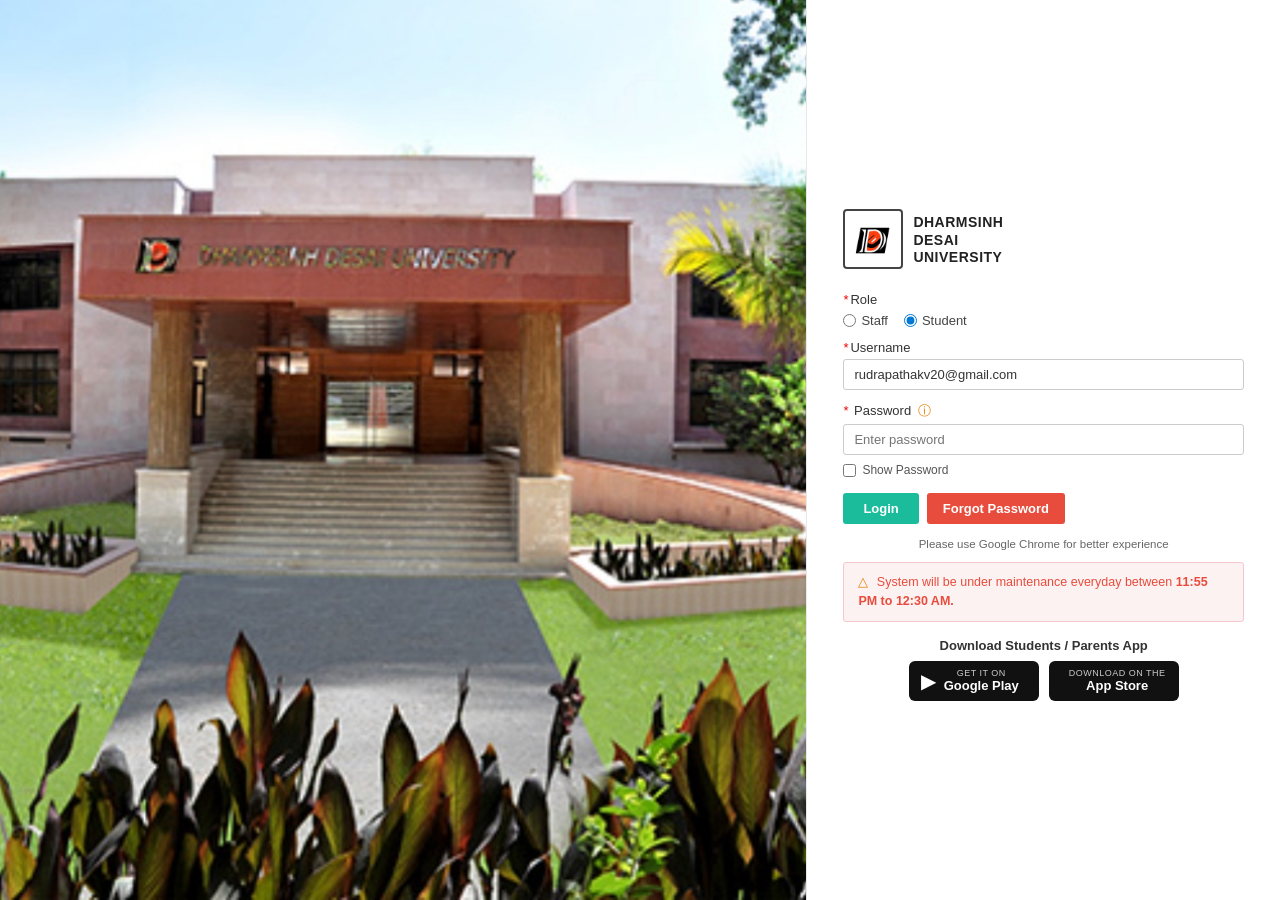
<file: index.html>
<!DOCTYPE html>
<html lang="en">
<head>
  <meta charset="UTF-8" />
  <meta name="viewport" content="width=device-width, initial-scale=1.0" />
  <title>Dharmsinh Desai University | Login</title>
  <meta name="description" content="Login to Dharmsinh Desai University Student Portal - GNUMS" />
  <link rel="stylesheet" href="style.css" />
</head>
<body class="login-body">

  <div class="login-wrapper">
    <!-- Left: University Photo -->
    <div class="login-photo">
      <img src="images/ddu_building.jpg" alt="Dharmsinh Desai University Campus" />
    </div>

    <!-- Right: Login Form Panel -->
    <div class="login-panel">
      <!-- Logo & University Name -->
      <div class="login-logo-row">
        <div class="login-logo-icon">
          <img src="images/ddu_logo.jpg" alt="DDU Logo" class="logo-img" />
        </div>
        <div class="login-university-name">
          <span>DHARMSINH</span>
          <span>DESAI</span>
          <span>UNIVERSITY</span>
        </div>
      </div>

      <!-- Role -->
      <div class="form-group">
        <label class="required-label">Role</label>
        <div class="radio-group">
          <label class="radio-label">
            <input type="radio" name="role" value="staff" id="role-staff" />
            Staff
          </label>
          <label class="radio-label">
            <input type="radio" name="role" value="student" id="role-student" checked />
            Student
          </label>
        </div>
      </div>

      <!-- Username -->
      <div class="form-group">
        <label class="required-label" for="username">Username</label>
        <input type="email" id="username" name="username" class="form-input" value="rudrapathakv20@gmail.com" placeholder="Enter username" />
      </div>

      <!-- Password -->
      <div class="form-group">
        <label class="required-label" for="password">
          Password
          <span class="info-icon" title="Password info">&#9432;</span>
        </label>
        <input type="password" id="password" name="password" class="form-input" placeholder="Enter password" />
        <div class="show-password-row">
          <input type="checkbox" id="show-password" onchange="togglePassword()" />
          <label for="show-password" class="show-password-label">Show Password</label>
        </div>
      </div>

      <!-- Error message (hidden by default) -->
      <div id="login-error" class="login-error" style="display:none;">
        Invalid username or password. Please try again.
      </div>

      <!-- Buttons -->
      <div class="btn-row">
        <button class="btn-login" onclick="doLogin()">Login</button>
        <button class="btn-forgot">Forgot Password</button>
      </div>

      <!-- Chrome Notice -->
      <p class="chrome-notice">Please use Google Chrome for better experience</p>

      <!-- Maintenance Notice -->
      <div class="maintenance-box">
        <span class="warn-icon">&#9651;</span>
        System will be under maintenance everyday between <strong>11:55 PM to 12:30 AM.</strong>
      </div>

      <!-- Download App -->
      <div class="download-section">
        <p class="download-title"><strong>Download Students / Parents App</strong></p>
        <div class="store-badges">
          <a href="#" class="badge-link" id="google-play-badge">
            <div class="store-badge google-play">
              <span class="badge-icon">&#9654;</span>
              <div class="badge-text">
                <span class="badge-sub">GET IT ON</span>
                <span class="badge-main">Google Play</span>
              </div>
            </div>
          </a>
          <a href="#" class="badge-link" id="app-store-badge">
            <div class="store-badge app-store">
              <span class="badge-icon apple-icon"></span>
              <div class="badge-text">
                <span class="badge-sub">Download on the</span>
                <span class="badge-main">App Store</span>
              </div>
            </div>
          </a>
        </div>
      </div>
    </div>
  </div>

  <script>
    function togglePassword() {
      const pwd = document.getElementById('password');
      const cb = document.getElementById('show-password');
      pwd.type = cb.checked ? 'text' : 'password';
    }

    function doLogin() {
      const username = document.getElementById('username').value.trim();
      const password = document.getElementById('password').value.trim();
      const errEl = document.getElementById('login-error');

      if (username === 'rudrapathakv20@gmail.com' && password === 'Rvppathak@9') {
        errEl.style.display = 'none';
        window.location.href = 'dashboard.html';
      } else {
        errEl.style.display = 'block';
      }
    }

    document.addEventListener('keydown', function(e) {
      if (e.key === 'Enter') doLogin();
    });
  </script>
</body>
</html>
</file>
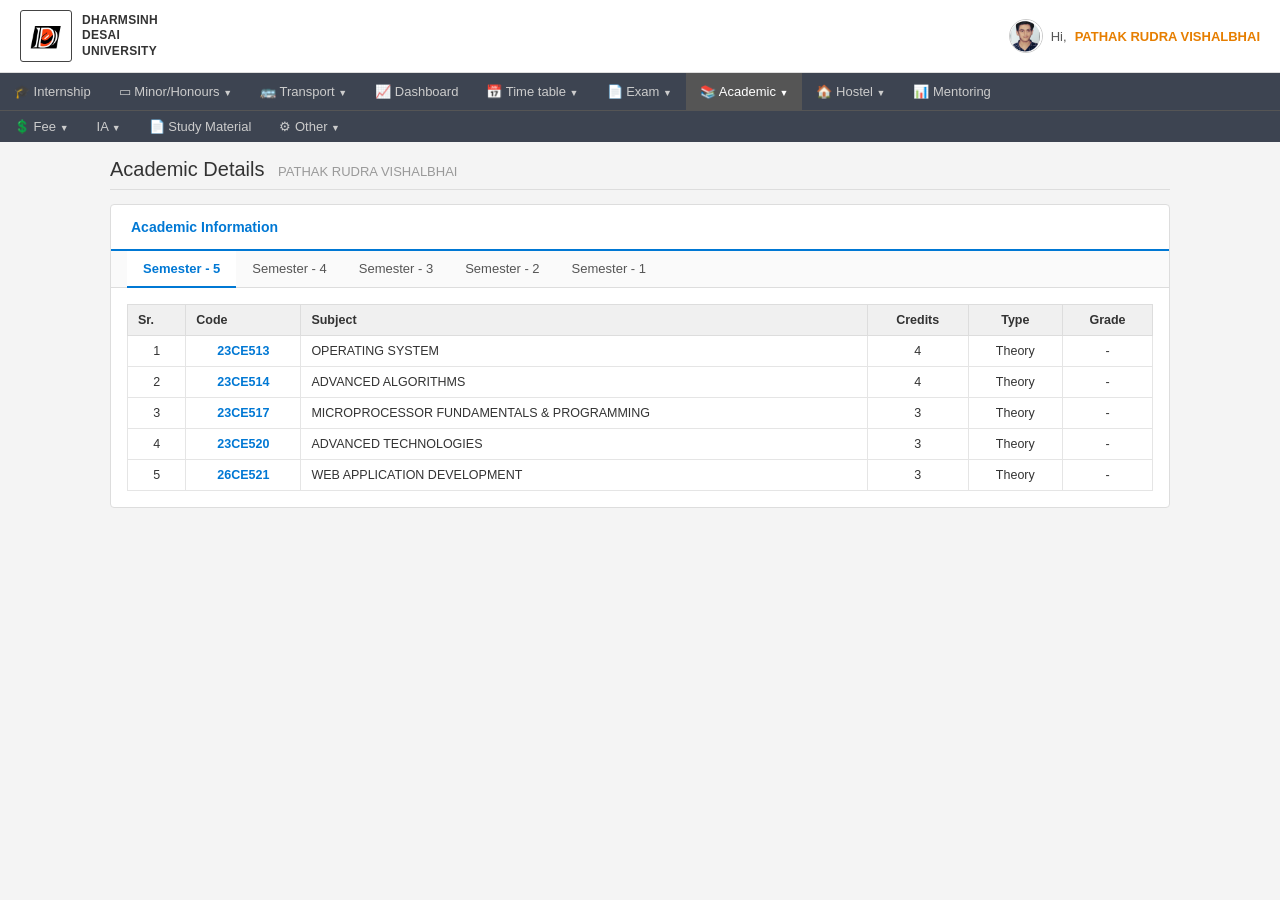
<file: academic.html>
<!DOCTYPE html>
<html lang="en">
<head>
  <meta charset="UTF-8" />
  <meta name="viewport" content="width=device-width, initial-scale=1.0" />
  <title>DDU | Academic Details</title>
  <link rel="stylesheet" href="style.css" />
</head>
<body class="portal-body">
  <div id="nav-container"></div>

  <main class="portal-main">
    <div class="page-title-bar">
      <h1 class="page-title">Academic Details <span class="page-title-sub">PATHAK RUDRA VISHALBHAI</span></h1>
    </div>

    <div class="generic-card">
      <div class="ia-card-header" style="padding:14px 20px;">Academic Information</div>
      <div class="sem-tabs">
        <button class="sem-tab active" onclick="switchSem(this,'ac-sem5')">Semester - 5</button>
        <button class="sem-tab" onclick="switchSem(this,'ac-sem4')">Semester - 4</button>
        <button class="sem-tab" onclick="switchSem(this,'ac-sem3')">Semester - 3</button>
        <button class="sem-tab" onclick="switchSem(this,'ac-sem2')">Semester - 2</button>
        <button class="sem-tab" onclick="switchSem(this,'ac-sem1')">Semester - 1</button>
      </div>

      <div id="ac-sem5" class="sem-content active" style="padding:16px;">
        <table class="marks-table">
          <thead>
            <tr>
              <th style="text-align:left; padding:8px 10px;">Sr.</th>
              <th style="text-align:left; padding:8px 10px;">Code</th>
              <th style="text-align:left; padding:8px 10px;">Subject</th>
              <th style="padding:8px 10px;">Credits</th>
              <th style="padding:8px 10px;">Type</th>
              <th style="padding:8px 10px;">Grade</th>
            </tr>
          </thead>
          <tbody>
            <tr><td>1</td><td><a href="#" class="course-link">23CE513</a></td><td style="text-align:left;">OPERATING SYSTEM</td><td>4</td><td>Theory</td><td>-</td></tr>
            <tr><td>2</td><td><a href="#" class="course-link">23CE514</a></td><td style="text-align:left;">ADVANCED ALGORITHMS</td><td>4</td><td>Theory</td><td>-</td></tr>
            <tr><td>3</td><td><a href="#" class="course-link">23CE517</a></td><td style="text-align:left;">MICROPROCESSOR FUNDAMENTALS &amp; PROGRAMMING</td><td>3</td><td>Theory</td><td>-</td></tr>
            <tr><td>4</td><td><a href="#" class="course-link">23CE520</a></td><td style="text-align:left;">ADVANCED TECHNOLOGIES</td><td>3</td><td>Theory</td><td>-</td></tr>
            <tr><td>5</td><td><a href="#" class="course-link">26CE521</a></td><td style="text-align:left;">WEB APPLICATION DEVELOPMENT</td><td>3</td><td>Theory</td><td>-</td></tr>
          </tbody>
        </table>
      </div>
      <div id="ac-sem4" class="sem-content" style="padding:16px;"><div class="no-notif"><span class="info-circle">&#9432;</span> No academic data for Semester 4.</div></div>
      <div id="ac-sem3" class="sem-content" style="padding:16px;"><div class="no-notif"><span class="info-circle">&#9432;</span> No academic data for Semester 3.</div></div>
      <div id="ac-sem2" class="sem-content" style="padding:16px;"><div class="no-notif"><span class="info-circle">&#9432;</span> No academic data for Semester 2.</div></div>
      <div id="ac-sem1" class="sem-content" style="padding:16px;"><div class="no-notif"><span class="info-circle">&#9432;</span> No academic data for Semester 1.</div></div>
    </div>
  </main>

  <script src="nav.js"></script>
  <script>
    initNav('academic');
    function switchSem(btn, semId) {
      document.querySelectorAll('.sem-tab').forEach(t => t.classList.remove('active'));
      document.querySelectorAll('.sem-content').forEach(t => t.classList.remove('active'));
      btn.classList.add('active');
      document.getElementById(semId).classList.add('active');
    }
  </script>
</body>
</html>
</file>
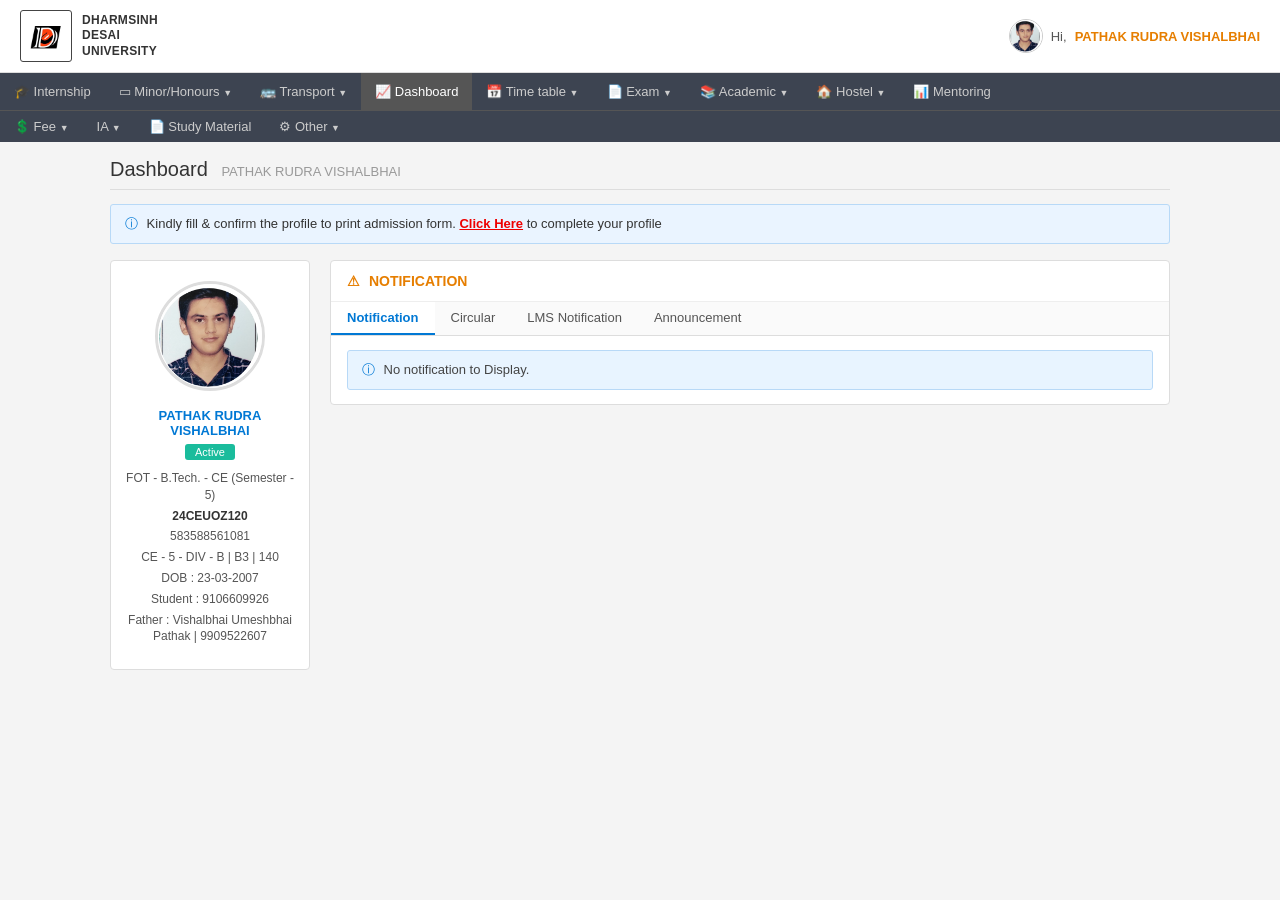
<file: dashboard.html>
<!DOCTYPE html>
<html lang="en">
<head>
  <meta charset="UTF-8" />
  <meta name="viewport" content="width=device-width, initial-scale=1.0" />
  <title>Dharmsinh Desai University | Student Dashboard</title>
  <link rel="stylesheet" href="style.css" />
</head>
<body class="portal-body">
  <div id="nav-container"></div>

  <main class="portal-main">
    <div class="page-title-bar">
      <h1 class="page-title">Dashboard <span class="page-title-sub">PATHAK RUDRA VISHALBHAI</span></h1>
    </div>

    <div class="profile-notice">
      <span class="notice-icon">&#9432;</span>
      Kindly fill &amp; confirm the profile to print admission form.
      <a href="#" class="notice-link">Click Here</a> to complete your profile
    </div>

    <div class="dashboard-grid">
      <div class="student-card">
        <div class="student-photo-wrap">
          <img src="images/student_photo.jpg" alt="Pathak Rudra Vishalbhai" class="student-card-photo" />
        </div>
        <div class="student-info">
          <p class="student-full-name">PATHAK RUDRA VISHALBHAI</p>
          <span class="status-badge active">Active</span>
          <p class="student-detail">FOT - B.Tech. - CE (Semester - 5)</p>
          <p class="student-detail bold">24CEUOZ120</p>
          <p class="student-detail">583588561081</p>
          <p class="student-detail">CE - 5 - DIV - B | B3 | 140</p>
          <p class="student-detail">DOB : 23-03-2007</p>
          <p class="student-detail">Student : 9106609926</p>
          <p class="student-detail">Father : Vishalbhai Umeshbhai Pathak | 9909522607</p>
        </div>
      </div>

      <div class="notification-panel">
        <div class="notification-header"><span class="notif-icon">&#9888;</span> NOTIFICATION</div>
        <div class="notif-tabs">
          <button class="notif-tab active" onclick="switchTab(this,'tab-notification')">Notification</button>
          <button class="notif-tab" onclick="switchTab(this,'tab-circular')">Circular</button>
          <button class="notif-tab" onclick="switchTab(this,'tab-lms')">LMS Notification</button>
          <button class="notif-tab" onclick="switchTab(this,'tab-announcement')">Announcement</button>
        </div>
        <div id="tab-notification" class="notif-tab-content active">
          <div class="no-notif"><span class="info-circle">&#9432;</span> No notification to Display.</div>
        </div>
        <div id="tab-circular" class="notif-tab-content">
          <div class="no-notif"><span class="info-circle">&#9432;</span> No circular to Display.</div>
        </div>
        <div id="tab-lms" class="notif-tab-content">
          <div class="no-notif"><span class="info-circle">&#9432;</span> No LMS notification to Display.</div>
        </div>
        <div id="tab-announcement" class="notif-tab-content">
          <div class="no-notif"><span class="info-circle">&#9432;</span> No announcement to Display.</div>
        </div>
      </div>
    </div>
  </main>

  <script src="nav.js"></script>
  <script>
    initNav('dashboard');
    function switchTab(btn, tabId) {
      document.querySelectorAll('.notif-tab').forEach(t => t.classList.remove('active'));
      document.querySelectorAll('.notif-tab-content').forEach(t => t.classList.remove('active'));
      btn.classList.add('active');
      document.getElementById(tabId).classList.add('active');
    }
  </script>
</body>
</html>
</file>
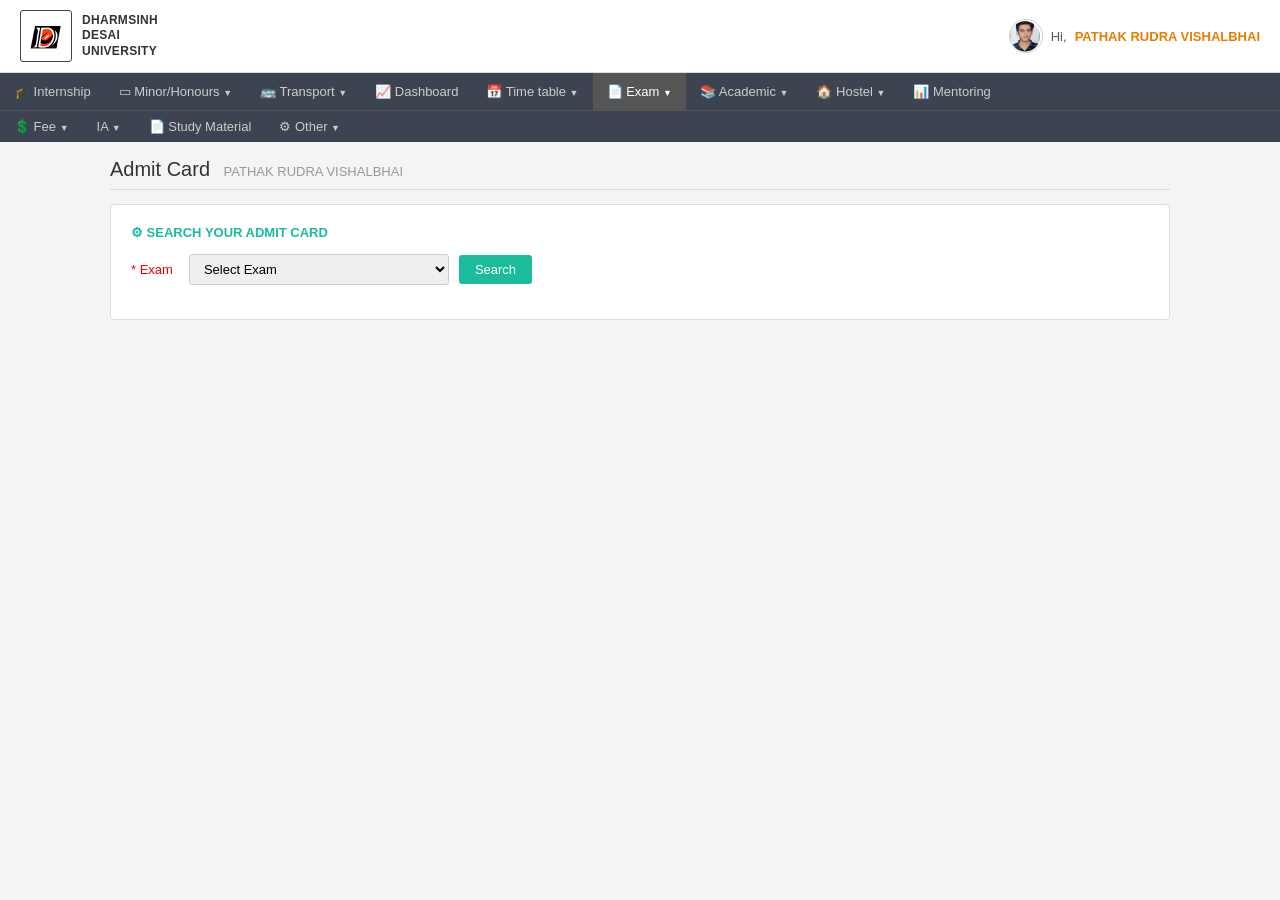
<file: exam.html>
<!DOCTYPE html>
<html lang="en">
<head>
  <meta charset="UTF-8" />
  <meta name="viewport" content="width=device-width, initial-scale=1.0" />
  <title>DDU | Admit Card</title>
  <link rel="stylesheet" href="style.css" />
</head>
<body class="portal-body">
  <div id="nav-container"></div>

  <main class="portal-main">
    <div class="page-title-bar">
      <h1 class="page-title">Admit Card <span class="page-title-sub">PATHAK RUDRA VISHALBHAI</span></h1>
    </div>

    <div class="generic-card">
      <div class="search-card">
        <div class="search-card-title">
          &#9881; SEARCH YOUR ADMIT CARD
        </div>
        <div style="display:flex; align-items:center; gap:10px; margin-bottom:14px;">
          <label>* Exam</label>
          <select id="exam-select">
            <option value="">Select Exam</option>
            <option value="end">End Semester Exam - 2026-27 (Odd)</option>
            <option value="mid">Mid Semester Exam - 2026-27 (Odd)</option>
          </select>
          <button onclick="searchAdmitCard()" style="background:#1abc9c;color:#fff;border:none;padding:7px 16px;border-radius:3px;cursor:pointer;font-size:13px;">Search</button>
        </div>
        <div id="admit-result" style="display:none;">
          <div class="no-record-box">
            <span class="no-record-icon">&#10060;</span> Admit Card not available for selected exam. Please contact the exam cell.
          </div>
        </div>
      </div>
    </div>
  </main>

  <script src="nav.js"></script>
  <script>
    initNav('exam');
    function searchAdmitCard() {
      const sel = document.getElementById('exam-select').value;
      const res = document.getElementById('admit-result');
      if (sel) {
        res.style.display = 'block';
      } else {
        alert('Please select an exam first.');
      }
    }
  </script>
</body>
</html>
</file>
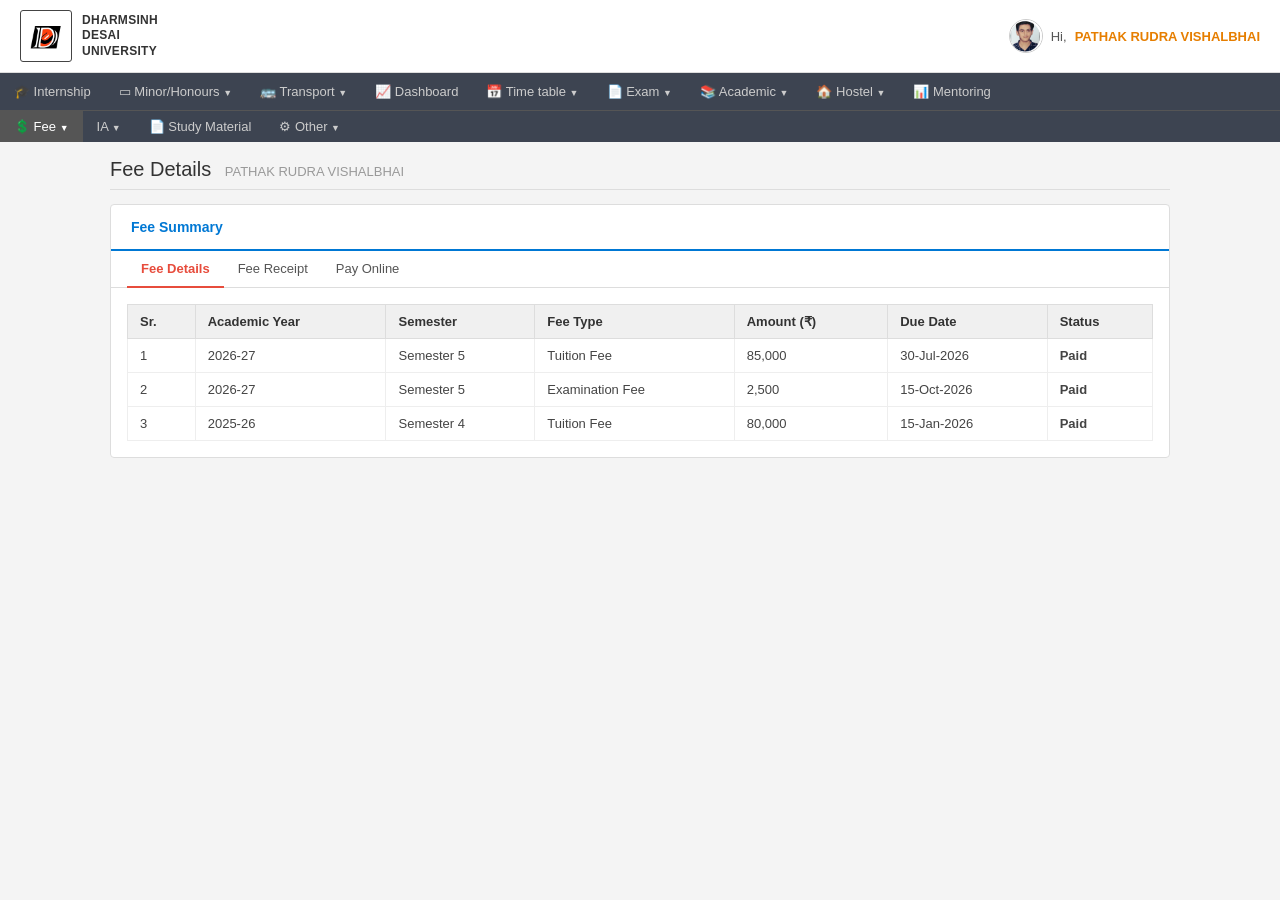
<file: fee.html>
<!DOCTYPE html>
<html lang="en">
<head>
  <meta charset="UTF-8" />
  <meta name="viewport" content="width=device-width, initial-scale=1.0" />
  <title>DDU | Fee Details</title>
  <link rel="stylesheet" href="style.css" />
</head>
<body class="portal-body">
  <div id="nav-container"></div>

  <main class="portal-main">
    <div class="page-title-bar">
      <h1 class="page-title">Fee Details <span class="page-title-sub">PATHAK RUDRA VISHALBHAI</span></h1>
    </div>

    <div class="generic-card">
      <div class="ia-card-header" style="padding:14px 20px;">Fee Summary</div>
      <div class="inner-tabs">
        <button class="inner-tab active" onclick="switchInnerTab(this,'fee-details')">Fee Details</button>
        <button class="inner-tab" onclick="switchInnerTab(this,'fee-receipt')">Fee Receipt</button>
        <button class="inner-tab" onclick="switchInnerTab(this,'fee-pay')">Pay Online</button>
      </div>
      <div id="fee-details" class="inner-tab-content active">
        <table class="fee-table">
          <thead>
            <tr>
              <th>Sr.</th>
              <th>Academic Year</th>
              <th>Semester</th>
              <th>Fee Type</th>
              <th>Amount (₹)</th>
              <th>Due Date</th>
              <th>Status</th>
            </tr>
          </thead>
          <tbody>
            <tr>
              <td>1</td>
              <td>2026-27</td>
              <td>Semester 5</td>
              <td>Tuition Fee</td>
              <td>85,000</td>
              <td>30-Jul-2026</td>
              <td class="fee-status-paid">Paid</td>
            </tr>
            <tr>
              <td>2</td>
              <td>2026-27</td>
              <td>Semester 5</td>
              <td>Examination Fee</td>
              <td>2,500</td>
              <td>15-Oct-2026</td>
              <td class="fee-status-paid">Paid</td>
            </tr>
            <tr>
              <td>3</td>
              <td>2025-26</td>
              <td>Semester 4</td>
              <td>Tuition Fee</td>
              <td>80,000</td>
              <td>15-Jan-2026</td>
              <td class="fee-status-paid">Paid</td>
            </tr>
          </tbody>
        </table>
      </div>
      <div id="fee-receipt" class="inner-tab-content">
        <div class="no-record-box"><span class="no-record-icon">&#10060;</span> No receipts available for download.</div>
      </div>
      <div id="fee-pay" class="inner-tab-content">
        <div class="note-box"><strong>Note :</strong> All dues have been cleared. No pending payments.</div>
      </div>
    </div>
  </main>

  <script src="nav.js"></script>
  <script>
    initNav('fee');
    function switchInnerTab(btn, tabId) {
      document.querySelectorAll('.inner-tab').forEach(t => t.classList.remove('active'));
      document.querySelectorAll('.inner-tab-content').forEach(t => t.classList.remove('active'));
      btn.classList.add('active');
      document.getElementById(tabId).classList.add('active');
    }
  </script>
</body>
</html>
</file>
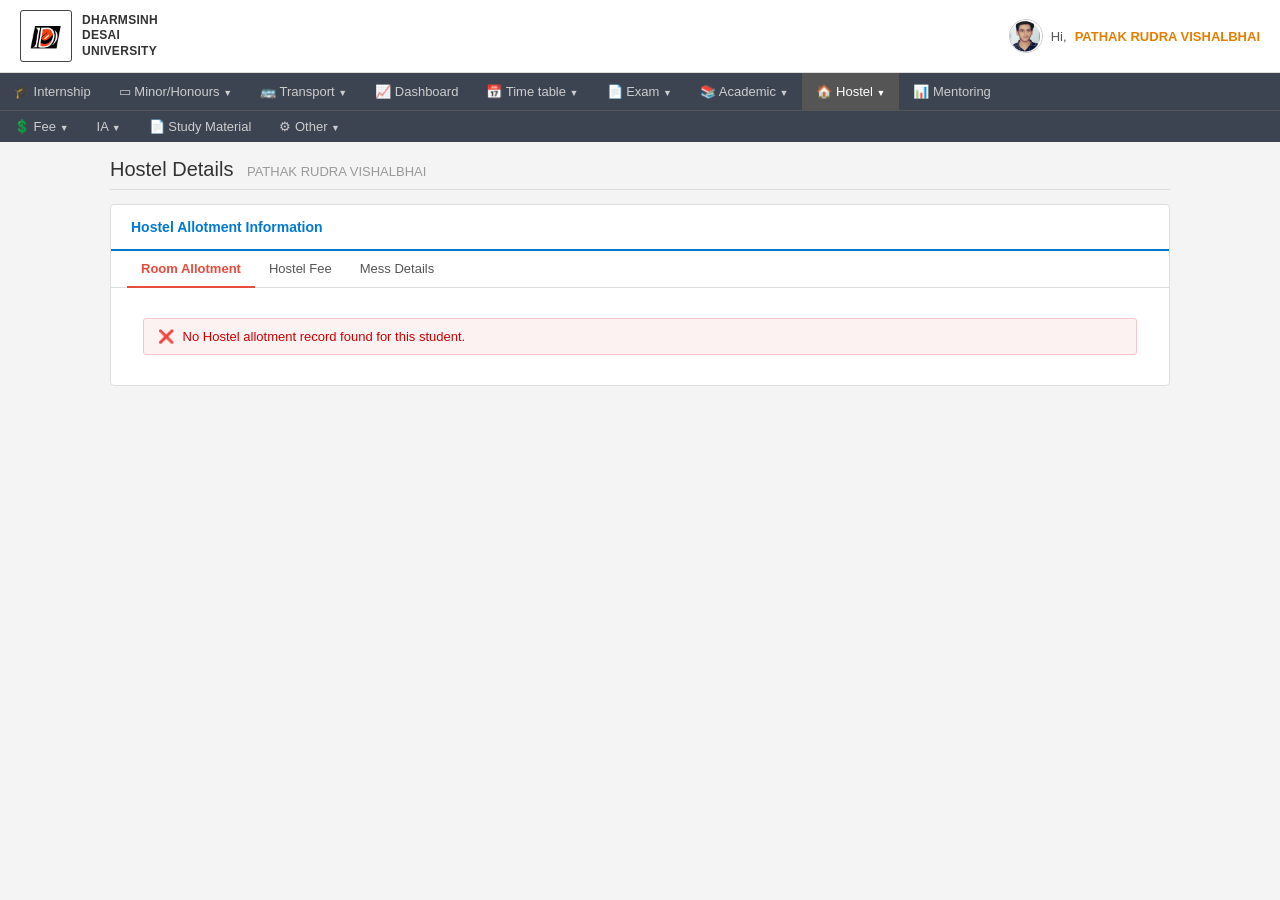
<file: hostel.html>
<!DOCTYPE html>
<html lang="en">
<head>
  <meta charset="UTF-8" />
  <meta name="viewport" content="width=device-width, initial-scale=1.0" />
  <title>DDU | Hostel Details</title>
  <link rel="stylesheet" href="style.css" />
</head>
<body class="portal-body">
  <div id="nav-container"></div>

  <main class="portal-main">
    <div class="page-title-bar">
      <h1 class="page-title">Hostel Details <span class="page-title-sub">PATHAK RUDRA VISHALBHAI</span></h1>
    </div>

    <div class="generic-card">
      <div class="ia-card-header" style="padding:14px 20px;">Hostel Allotment Information</div>
      <div class="inner-tabs">
        <button class="inner-tab active" onclick="switchInnerTab(this,'h-allotment')">Room Allotment</button>
        <button class="inner-tab" onclick="switchInnerTab(this,'h-fee')">Hostel Fee</button>
        <button class="inner-tab" onclick="switchInnerTab(this,'h-mess')">Mess Details</button>
      </div>
      <div id="h-allotment" class="inner-tab-content active">
        <div class="no-record-box">
          <span class="no-record-icon">&#10060;</span> No Hostel allotment record found for this student.
        </div>
      </div>
      <div id="h-fee" class="inner-tab-content">
        <div class="no-record-box">
          <span class="no-record-icon">&#10060;</span> No Hostel fee records found.
        </div>
      </div>
      <div id="h-mess" class="inner-tab-content">
        <div class="no-record-box">
          <span class="no-record-icon">&#10060;</span> No Mess detail records found.
        </div>
      </div>
    </div>
  </main>

  <script src="nav.js"></script>
  <script>
    initNav('hostel');
    function switchInnerTab(btn, tabId) {
      document.querySelectorAll('.inner-tab').forEach(t => t.classList.remove('active'));
      document.querySelectorAll('.inner-tab-content').forEach(t => t.classList.remove('active'));
      btn.classList.add('active');
      document.getElementById(tabId).classList.add('active');
    }
  </script>
</body>
</html>
</file>
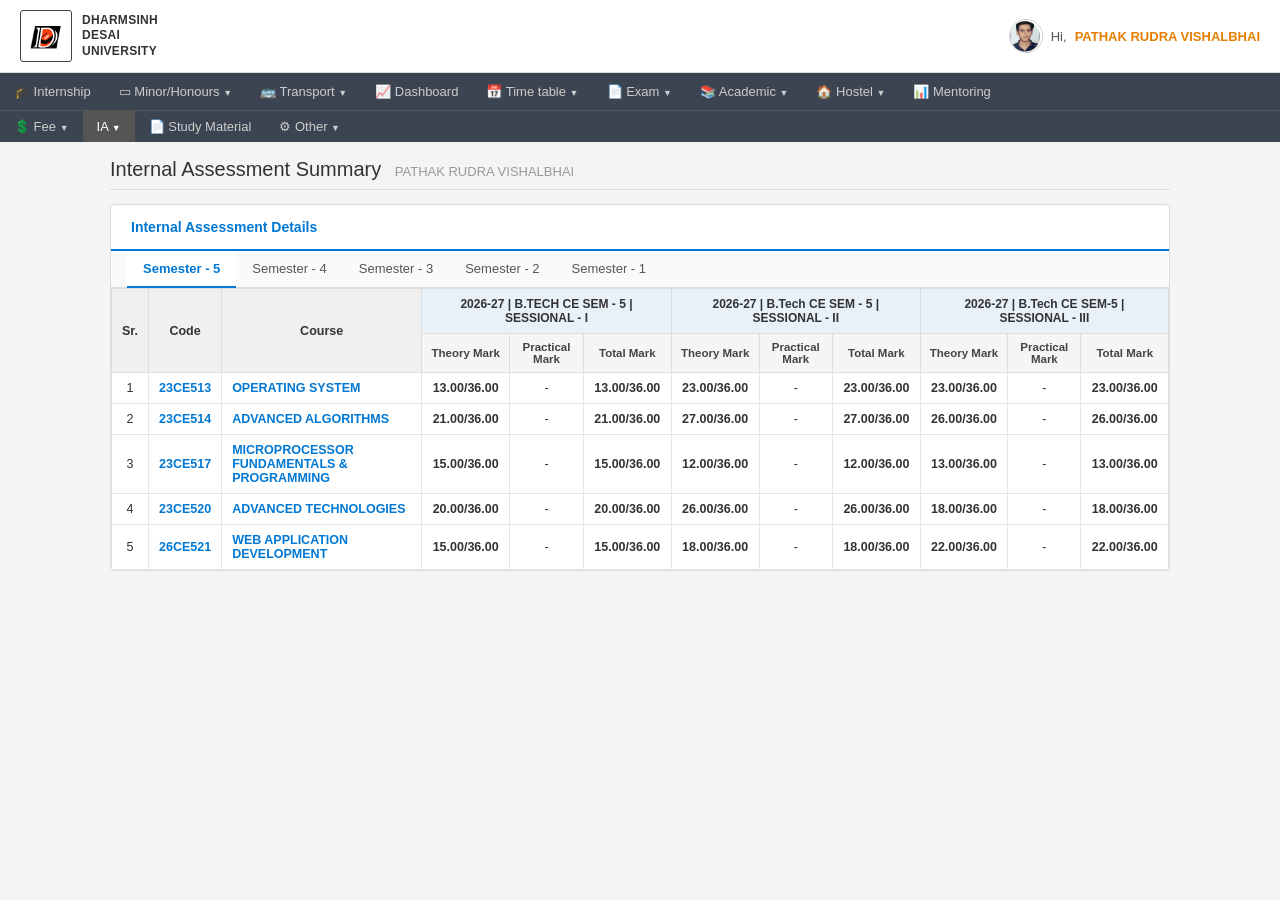
<file: ia-marks.html>
<!DOCTYPE html>
<html lang="en">
<head>
  <meta charset="UTF-8" />
  <meta name="viewport" content="width=device-width, initial-scale=1.0" />
  <title>DDU | Internal Assessment Marks</title>
  <link rel="stylesheet" href="style.css" />
</head>
<body class="portal-body">
  <div id="nav-container"></div>

  <main class="portal-main">
    <div class="page-title-bar">
      <h1 class="page-title">Internal Assessment Summary <span class="page-title-sub">PATHAK RUDRA VISHALBHAI</span></h1>
    </div>

    <div class="ia-card">
      <div class="ia-card-header">Internal Assessment Details</div>
      <div class="sem-tabs">
        <button class="sem-tab active" onclick="switchSem(this,'sem5')">Semester - 5</button>
        <button class="sem-tab" onclick="switchSem(this,'sem4')">Semester - 4</button>
        <button class="sem-tab" onclick="switchSem(this,'sem3')">Semester - 3</button>
        <button class="sem-tab" onclick="switchSem(this,'sem2')">Semester - 2</button>
        <button class="sem-tab" onclick="switchSem(this,'sem1')">Semester - 1</button>
      </div>

      <div id="sem5" class="sem-content active">
        <div class="marks-table-wrap">
          <table class="marks-table">
            <thead>
              <tr>
                <th rowspan="2" class="th-sr">Sr.</th>
                <th rowspan="2" class="th-code">Code</th>
                <th rowspan="2" class="th-course">Course</th>
                <th colspan="3" class="th-sessional">2026-27 | B.TECH CE SEM - 5 | SESSIONAL - I</th>
                <th colspan="3" class="th-sessional">2026-27 | B.Tech CE SEM - 5 | SESSIONAL - II</th>
                <th colspan="3" class="th-sessional">2026-27 | B.Tech CE SEM-5 | SESSIONAL - III</th>
              </tr>
              <tr>
                <th class="th-mark">Theory Mark</th><th class="th-mark">Practical Mark</th><th class="th-mark">Total Mark</th>
                <th class="th-mark">Theory Mark</th><th class="th-mark">Practical Mark</th><th class="th-mark">Total Mark</th>
                <th class="th-mark">Theory Mark</th><th class="th-mark">Practical Mark</th><th class="th-mark">Total Mark</th>
              </tr>
            </thead>
            <tbody>
              <tr>
                <td>1</td><td><a href="#" class="course-link">23CE513</a></td>
                <td class="course-name"><a href="#" class="course-link">OPERATING SYSTEM</a></td>
                <td class="mark-cell">13.00/36.00</td><td class="mark-cell dash">-</td><td class="mark-cell">13.00/36.00</td>
                <td class="mark-cell">23.00/36.00</td><td class="mark-cell dash">-</td><td class="mark-cell">23.00/36.00</td>
                <td class="mark-cell">23.00/36.00</td><td class="mark-cell dash">-</td><td class="mark-cell">23.00/36.00</td>
              </tr>
              <tr>
                <td>2</td><td><a href="#" class="course-link">23CE514</a></td>
                <td class="course-name"><a href="#" class="course-link">ADVANCED ALGORITHMS</a></td>
                <td class="mark-cell">21.00/36.00</td><td class="mark-cell dash">-</td><td class="mark-cell">21.00/36.00</td>
                <td class="mark-cell">27.00/36.00</td><td class="mark-cell dash">-</td><td class="mark-cell">27.00/36.00</td>
                <td class="mark-cell">26.00/36.00</td><td class="mark-cell dash">-</td><td class="mark-cell">26.00/36.00</td>
              </tr>
              <tr>
                <td>3</td><td><a href="#" class="course-link">23CE517</a></td>
                <td class="course-name"><a href="#" class="course-link">MICROPROCESSOR FUNDAMENTALS &amp; PROGRAMMING</a></td>
                <td class="mark-cell">15.00/36.00</td><td class="mark-cell dash">-</td><td class="mark-cell">15.00/36.00</td>
                <td class="mark-cell">12.00/36.00</td><td class="mark-cell dash">-</td><td class="mark-cell">12.00/36.00</td>
                <td class="mark-cell">13.00/36.00</td><td class="mark-cell dash">-</td><td class="mark-cell">13.00/36.00</td>
              </tr>
              <tr>
                <td>4</td><td><a href="#" class="course-link">23CE520</a></td>
                <td class="course-name"><a href="#" class="course-link">ADVANCED TECHNOLOGIES</a></td>
                <td class="mark-cell">20.00/36.00</td><td class="mark-cell dash">-</td><td class="mark-cell">20.00/36.00</td>
                <td class="mark-cell">26.00/36.00</td><td class="mark-cell dash">-</td><td class="mark-cell">26.00/36.00</td>
                <td class="mark-cell">18.00/36.00</td><td class="mark-cell dash">-</td><td class="mark-cell">18.00/36.00</td>
              </tr>
              <tr>
                <td>5</td><td><a href="#" class="course-link">26CE521</a></td>
                <td class="course-name"><a href="#" class="course-link">WEB APPLICATION DEVELOPMENT</a></td>
                <td class="mark-cell">15.00/36.00</td><td class="mark-cell dash">-</td><td class="mark-cell">15.00/36.00</td>
                <td class="mark-cell">18.00/36.00</td><td class="mark-cell dash">-</td><td class="mark-cell">18.00/36.00</td>
                <td class="mark-cell">22.00/36.00</td><td class="mark-cell dash">-</td><td class="mark-cell">22.00/36.00</td>
              </tr>
            </tbody>
          </table>
        </div>
      </div>
      <div id="sem4" class="sem-content"><div class="no-notif" style="padding:30px;"><span class="info-circle">&#9432;</span> No data available for Semester 4.</div></div>
      <div id="sem3" class="sem-content"><div class="no-notif" style="padding:30px;"><span class="info-circle">&#9432;</span> No data available for Semester 3.</div></div>
      <div id="sem2" class="sem-content"><div class="no-notif" style="padding:30px;"><span class="info-circle">&#9432;</span> No data available for Semester 2.</div></div>
      <div id="sem1" class="sem-content"><div class="no-notif" style="padding:30px;"><span class="info-circle">&#9432;</span> No data available for Semester 1.</div></div>
    </div>
  </main>

  <script src="nav.js"></script>
  <script>
    initNav('ia');
    function switchSem(btn, semId) {
      document.querySelectorAll('.sem-tab').forEach(t => t.classList.remove('active'));
      document.querySelectorAll('.sem-content').forEach(t => t.classList.remove('active'));
      btn.classList.add('active');
      document.getElementById(semId).classList.add('active');
    }
  </script>
</body>
</html>
</file>
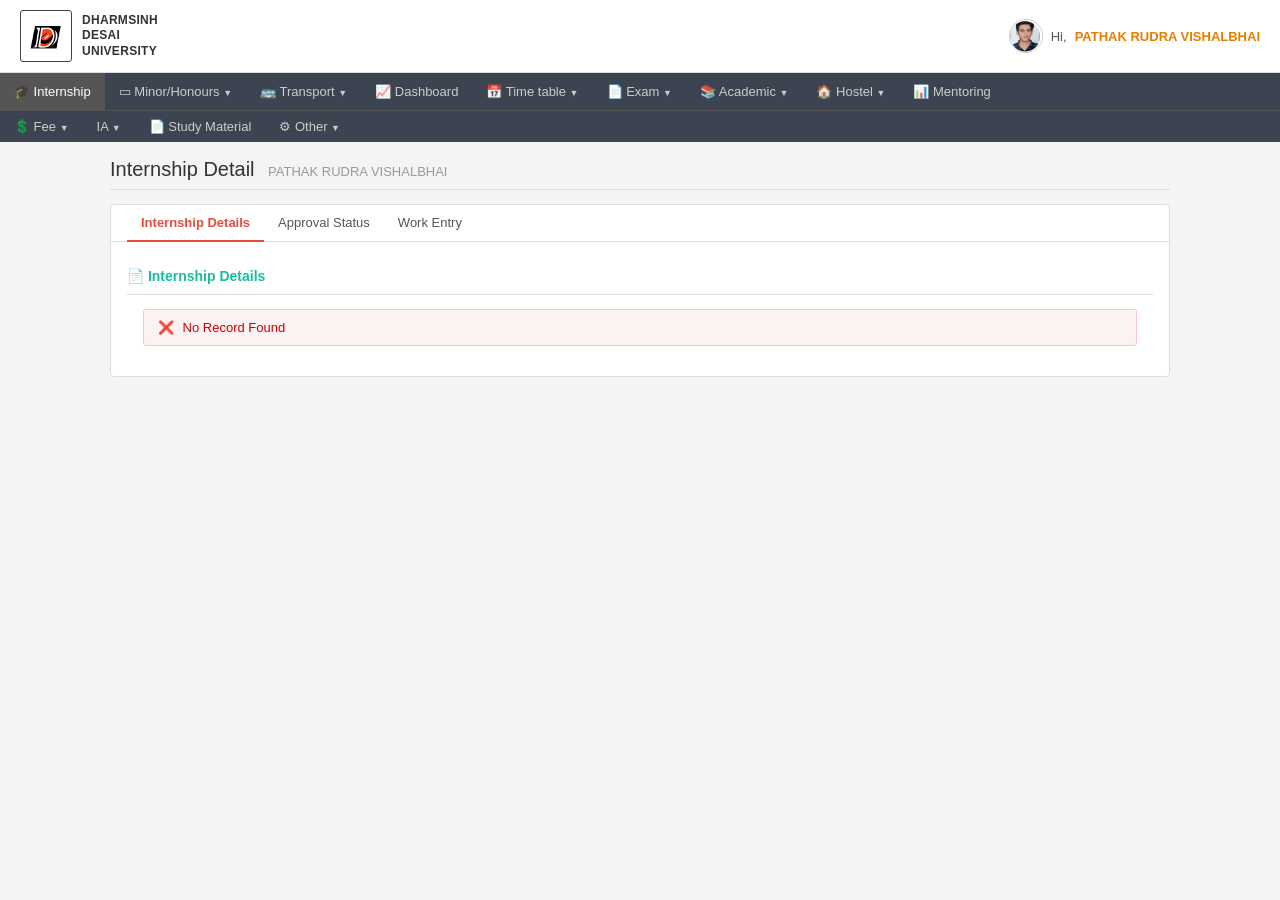
<file: internship.html>
<!DOCTYPE html>
<html lang="en">
<head>
  <meta charset="UTF-8" />
  <meta name="viewport" content="width=device-width, initial-scale=1.0" />
  <title>DDU | Internship Detail</title>
  <link rel="stylesheet" href="style.css" />
</head>
<body class="portal-body">
  <div id="nav-container"></div>

  <main class="portal-main">
    <div class="page-title-bar">
      <h1 class="page-title">Internship Detail <span class="page-title-sub">PATHAK RUDRA VISHALBHAI</span></h1>
    </div>

    <div class="generic-card">
      <div class="inner-tabs">
        <button class="inner-tab active" onclick="switchInnerTab(this,'t-details')">Internship Details</button>
        <button class="inner-tab" onclick="switchInnerTab(this,'t-approval')">Approval Status</button>
        <button class="inner-tab" onclick="switchInnerTab(this,'t-work')">Work Entry</button>
      </div>
      <div id="t-details" class="inner-tab-content active">
        <div class="generic-card-header" style="padding:10px 0; margin-bottom:10px;">&#128196; Internship Details</div>
        <div class="no-record-box">
          <span class="no-record-icon">&#10060;</span> No Record Found
        </div>
      </div>
      <div id="t-approval" class="inner-tab-content">
        <div class="no-record-box">
          <span class="no-record-icon">&#10060;</span> No Approval records found.
        </div>
      </div>
      <div id="t-work" class="inner-tab-content">
        <div class="no-record-box">
          <span class="no-record-icon">&#10060;</span> No Work Entry records found.
        </div>
      </div>
    </div>
  </main>

  <script src="nav.js"></script>
  <script>
    initNav('internship');
    function switchInnerTab(btn, tabId) {
      document.querySelectorAll('.inner-tab').forEach(t => t.classList.remove('active'));
      document.querySelectorAll('.inner-tab-content').forEach(t => t.classList.remove('active'));
      btn.classList.add('active');
      document.getElementById(tabId).classList.add('active');
    }
  </script>
</body>
</html>
</file>
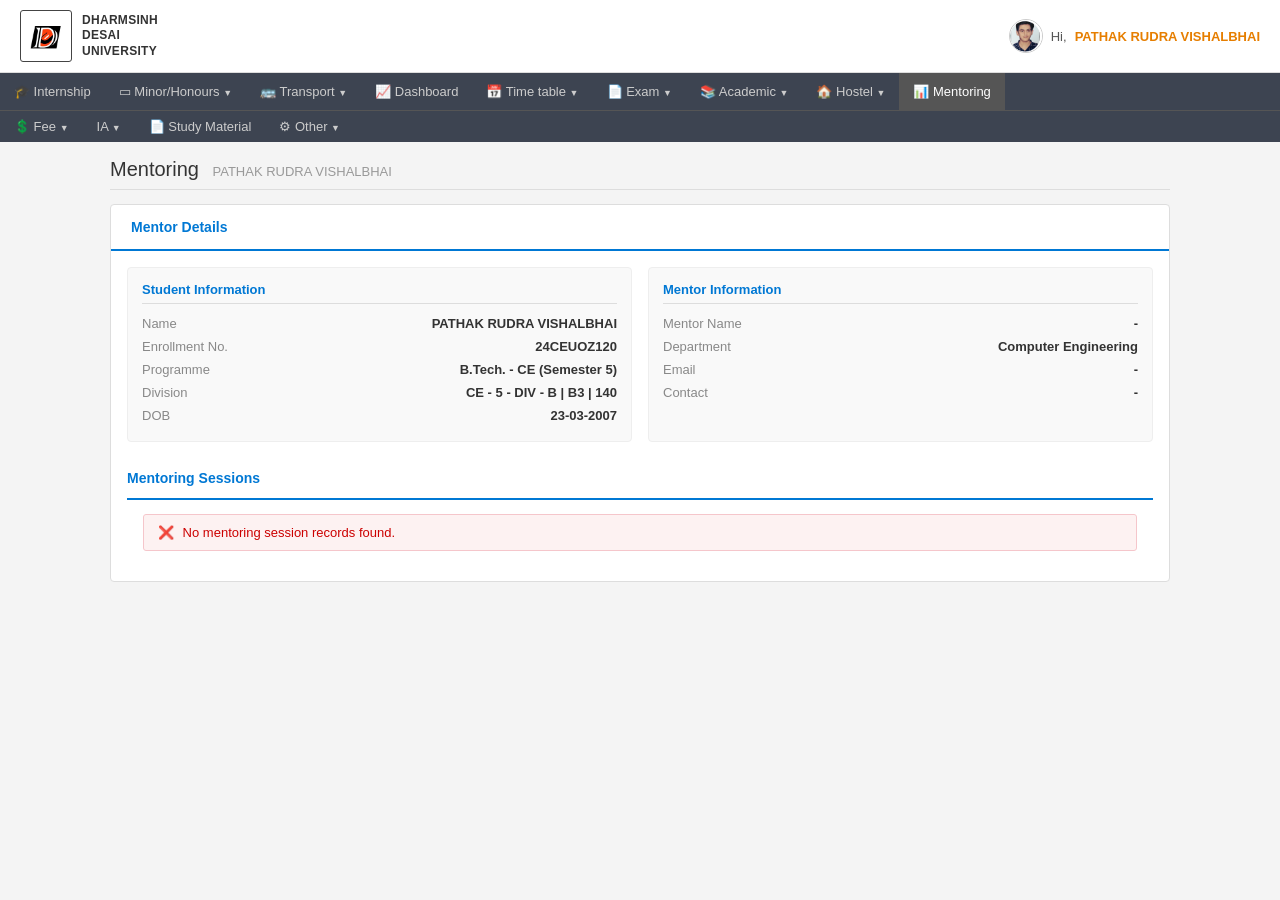
<file: mentoring.html>
<!DOCTYPE html>
<html lang="en">
<head>
  <meta charset="UTF-8" />
  <meta name="viewport" content="width=device-width, initial-scale=1.0" />
  <title>DDU | Mentoring</title>
  <link rel="stylesheet" href="style.css" />
</head>
<body class="portal-body">
  <div id="nav-container"></div>

  <main class="portal-main">
    <div class="page-title-bar">
      <h1 class="page-title">Mentoring <span class="page-title-sub">PATHAK RUDRA VISHALBHAI</span></h1>
    </div>

    <div class="generic-card">
      <div class="ia-card-header" style="padding:14px 20px;">Mentor Details</div>
      <div class="mentor-info-grid">
        <div class="mentor-box">
          <h4>Student Information</h4>
          <div class="mentor-row"><span class="mentor-label">Name</span><span class="mentor-val">PATHAK RUDRA VISHALBHAI</span></div>
          <div class="mentor-row"><span class="mentor-label">Enrollment No.</span><span class="mentor-val">24CEUOZ120</span></div>
          <div class="mentor-row"><span class="mentor-label">Programme</span><span class="mentor-val">B.Tech. - CE (Semester 5)</span></div>
          <div class="mentor-row"><span class="mentor-label">Division</span><span class="mentor-val">CE - 5 - DIV - B | B3 | 140</span></div>
          <div class="mentor-row"><span class="mentor-label">DOB</span><span class="mentor-val">23-03-2007</span></div>
        </div>
        <div class="mentor-box">
          <h4>Mentor Information</h4>
          <div class="mentor-row"><span class="mentor-label">Mentor Name</span><span class="mentor-val">-</span></div>
          <div class="mentor-row"><span class="mentor-label">Department</span><span class="mentor-val">Computer Engineering</span></div>
          <div class="mentor-row"><span class="mentor-label">Email</span><span class="mentor-val">-</span></div>
          <div class="mentor-row"><span class="mentor-label">Contact</span><span class="mentor-val">-</span></div>
        </div>
      </div>
      <div style="padding: 0 16px 16px;">
        <div class="ia-card-header" style="padding:12px 0; margin-bottom:10px;">Mentoring Sessions</div>
        <div class="no-record-box">
          <span class="no-record-icon">&#10060;</span> No mentoring session records found.
        </div>
      </div>
    </div>
  </main>

  <script src="nav.js"></script>
  <script>initNav('mentoring');</script>
</body>
</html>
</file>
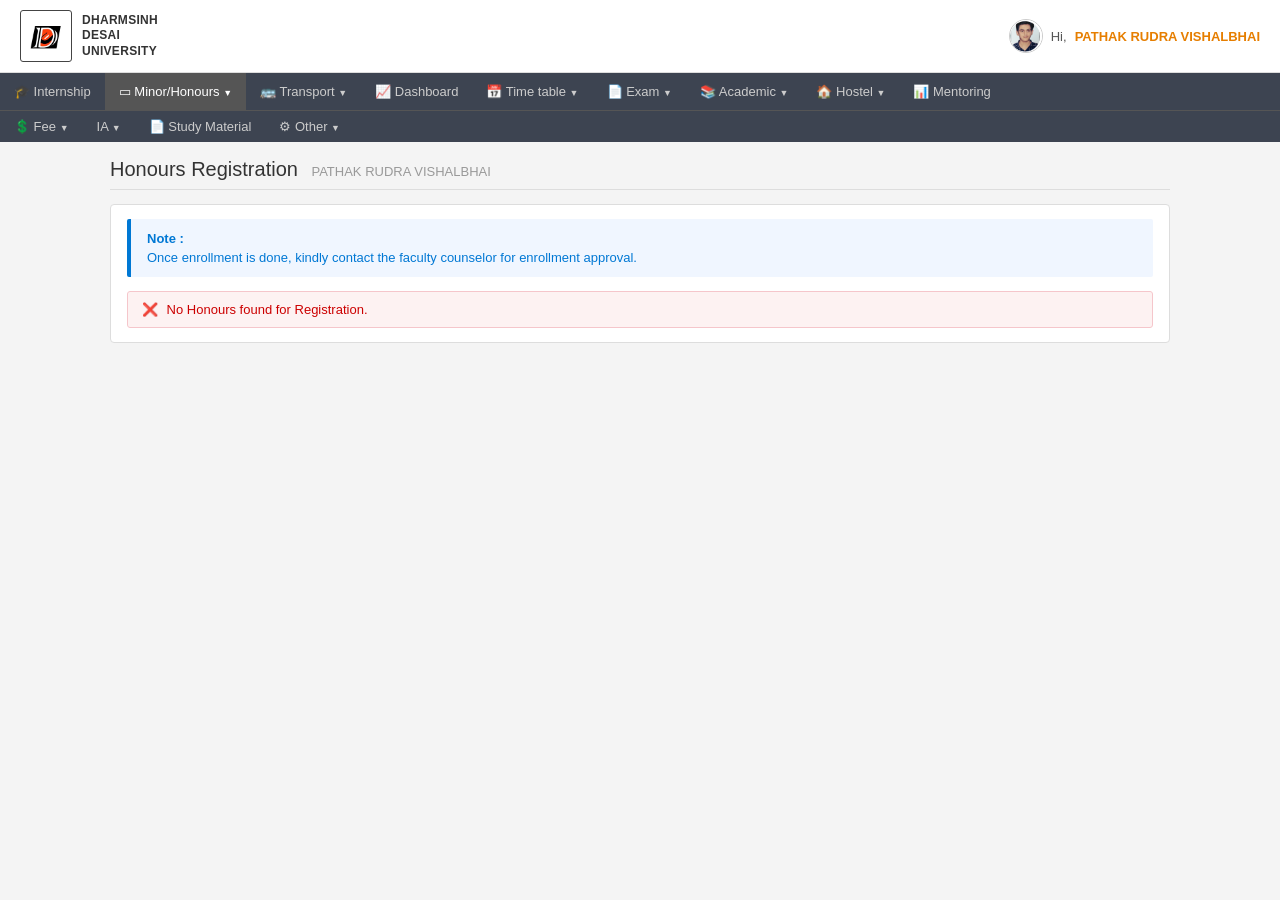
<file: minor-honours.html>
<!DOCTYPE html>
<html lang="en">
<head>
  <meta charset="UTF-8" />
  <meta name="viewport" content="width=device-width, initial-scale=1.0" />
  <title>DDU | Honours Registration</title>
  <link rel="stylesheet" href="style.css" />
</head>
<body class="portal-body">
  <div id="nav-container"></div>

  <main class="portal-main">
    <div class="page-title-bar">
      <h1 class="page-title">Honours Registration <span class="page-title-sub">PATHAK RUDRA VISHALBHAI</span></h1>
    </div>

    <div class="generic-card">
      <div class="note-box">
        <strong>Note :</strong>
        Once enrollment is done, kindly contact the faculty counselor for enrollment approval.
      </div>
      <div class="no-record-box" style="margin-top:14px;">
        <span class="no-record-icon">&#10060;</span> No Honours found for Registration.
      </div>
    </div>
  </main>

  <script src="nav.js"></script>
  <script>initNav('minor');</script>
</body>
</html>
</file>
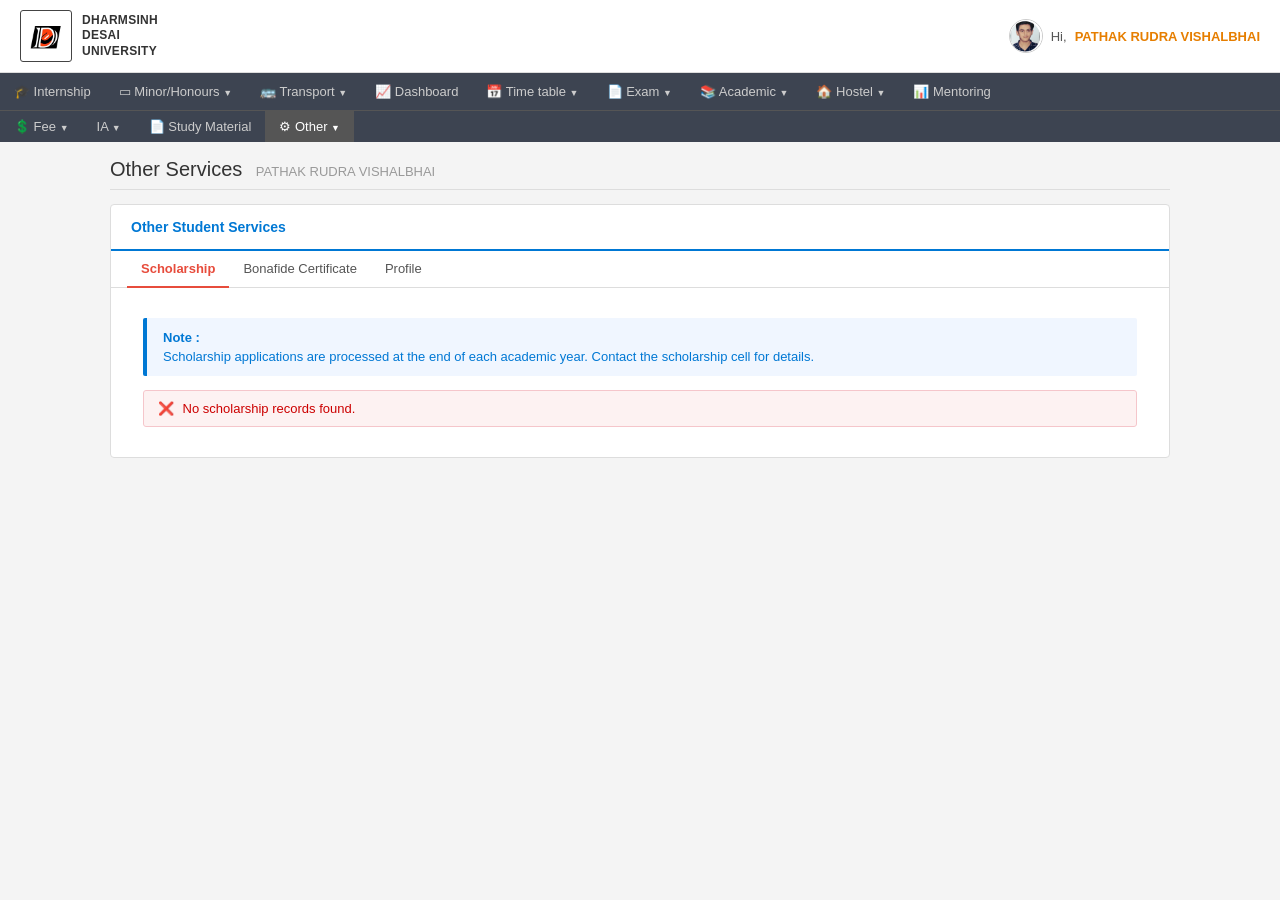
<file: other.html>
<!DOCTYPE html>
<html lang="en">
<head>
  <meta charset="UTF-8" />
  <meta name="viewport" content="width=device-width, initial-scale=1.0" />
  <title>DDU | Other</title>
  <link rel="stylesheet" href="style.css" />
</head>
<body class="portal-body">
  <div id="nav-container"></div>

  <main class="portal-main">
    <div class="page-title-bar">
      <h1 class="page-title">Other Services <span class="page-title-sub">PATHAK RUDRA VISHALBHAI</span></h1>
    </div>

    <div class="generic-card">
      <div class="ia-card-header" style="padding:14px 20px;">Other Student Services</div>
      <div class="inner-tabs">
        <button class="inner-tab active" onclick="switchInnerTab(this,'oth-scholarship')">Scholarship</button>
        <button class="inner-tab" onclick="switchInnerTab(this,'oth-bonafide')">Bonafide Certificate</button>
        <button class="inner-tab" onclick="switchInnerTab(this,'oth-profile')">Profile</button>
      </div>
      <div id="oth-scholarship" class="inner-tab-content active">
        <div class="note-box" style="margin-bottom:10px;">
          <strong>Note :</strong>
          Scholarship applications are processed at the end of each academic year. Contact the scholarship cell for details.
        </div>
        <div class="no-record-box">
          <span class="no-record-icon">&#10060;</span> No scholarship records found.
        </div>
      </div>
      <div id="oth-bonafide" class="inner-tab-content">
        <div style="padding:10px 0;">
          <p style="font-size:13px;margin-bottom:12px;color:#555;">Request a Bonafide Certificate for official purposes.</p>
          <button style="background:#0078d4;color:#fff;border:none;padding:8px 18px;border-radius:3px;cursor:pointer;font-size:13px;" onclick="alert('Certificate request submitted successfully!')">Request Certificate</button>
        </div>
      </div>
      <div id="oth-profile" class="inner-tab-content">
        <table class="fee-table">
          <tbody>
            <tr><th>Full Name</th><td>PATHAK RUDRA VISHALBHAI</td></tr>
            <tr><th>Enrollment No.</th><td>24CEUOZ120</td></tr>
            <tr><th>Programme</th><td>FOT - B.Tech. - CE (Semester 5)</td></tr>
            <tr><th>Date of Birth</th><td>23-03-2007</td></tr>
            <tr><th>Student Mobile</th><td>9106609926</td></tr>
            <tr><th>Father's Name</th><td>Vishalbhai Umeshbhai Pathak</td></tr>
            <tr><th>Father's Mobile</th><td>9909522607</td></tr>
            <tr><th>Email</th><td>rudrapathakv20@gmail.com</td></tr>
            <tr><th>Division</th><td>CE - 5 - DIV - B | B3 | 140</td></tr>
          </tbody>
        </table>
      </div>
    </div>
  </main>

  <script src="nav.js"></script>
  <script>
    initNav('other');
    function switchInnerTab(btn, tabId) {
      document.querySelectorAll('.inner-tab').forEach(t => t.classList.remove('active'));
      document.querySelectorAll('.inner-tab-content').forEach(t => t.classList.remove('active'));
      btn.classList.add('active');
      document.getElementById(tabId).classList.add('active');
    }
  </script>
</body>
</html>
</file>
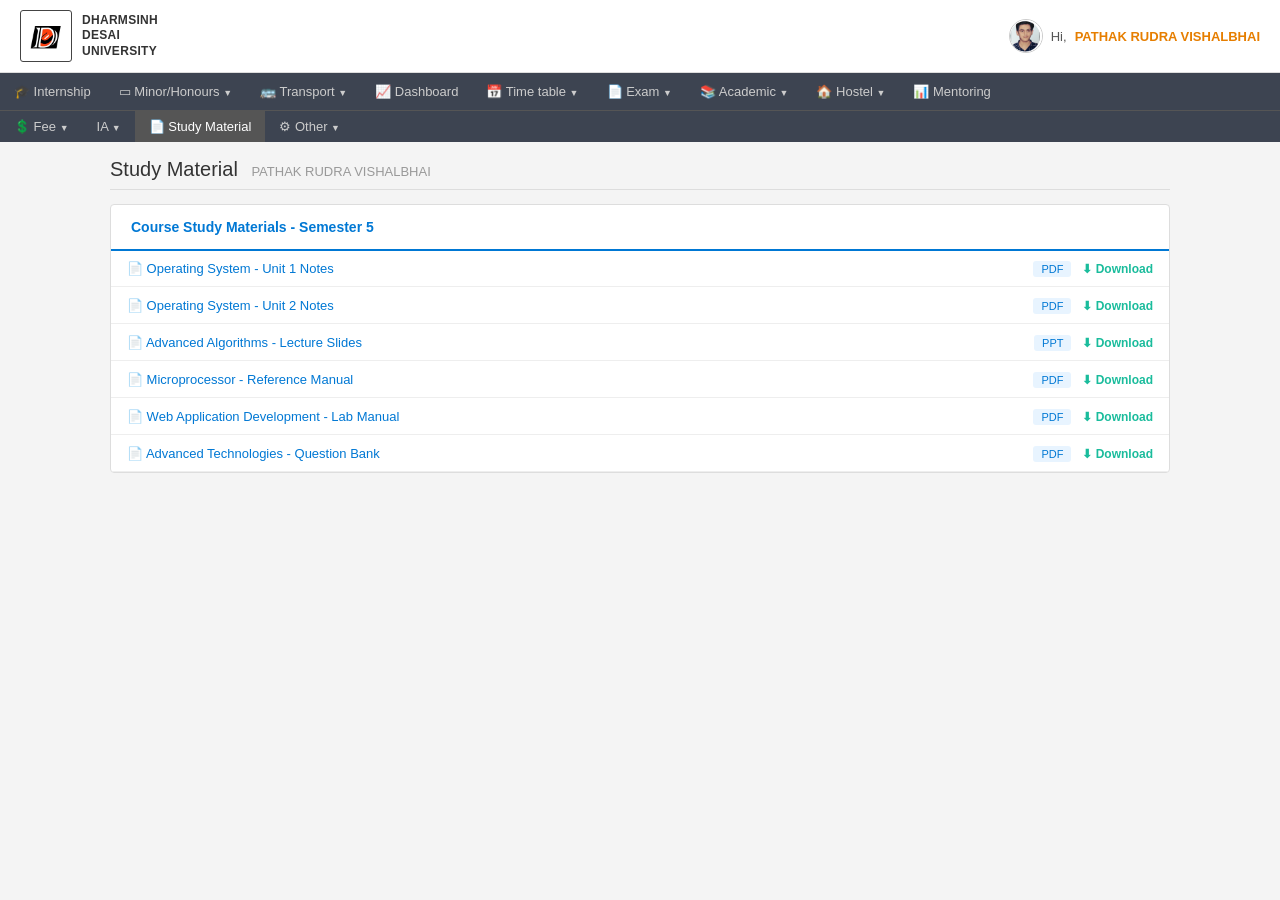
<file: study-material.html>
<!DOCTYPE html>
<html lang="en">
<head>
  <meta charset="UTF-8" />
  <meta name="viewport" content="width=device-width, initial-scale=1.0" />
  <title>DDU | Study Material</title>
  <link rel="stylesheet" href="style.css" />
</head>
<body class="portal-body">
  <div id="nav-container"></div>

  <main class="portal-main">
    <div class="page-title-bar">
      <h1 class="page-title">Study Material <span class="page-title-sub">PATHAK RUDRA VISHALBHAI</span></h1>
    </div>

    <div class="generic-card">
      <div class="ia-card-header" style="padding:14px 20px;">Course Study Materials - Semester 5</div>
      <div class="material-row">
        <div class="material-item">
          <span class="material-name">&#128196; Operating System - Unit 1 Notes</span>
          <span>
            <span class="material-badge">PDF</span>
            &nbsp;
            <a href="#" class="material-dl">&#11015; Download</a>
          </span>
        </div>
        <div class="material-item">
          <span class="material-name">&#128196; Operating System - Unit 2 Notes</span>
          <span>
            <span class="material-badge">PDF</span>
            &nbsp;
            <a href="#" class="material-dl">&#11015; Download</a>
          </span>
        </div>
        <div class="material-item">
          <span class="material-name">&#128196; Advanced Algorithms - Lecture Slides</span>
          <span>
            <span class="material-badge">PPT</span>
            &nbsp;
            <a href="#" class="material-dl">&#11015; Download</a>
          </span>
        </div>
        <div class="material-item">
          <span class="material-name">&#128196; Microprocessor - Reference Manual</span>
          <span>
            <span class="material-badge">PDF</span>
            &nbsp;
            <a href="#" class="material-dl">&#11015; Download</a>
          </span>
        </div>
        <div class="material-item">
          <span class="material-name">&#128196; Web Application Development - Lab Manual</span>
          <span>
            <span class="material-badge">PDF</span>
            &nbsp;
            <a href="#" class="material-dl">&#11015; Download</a>
          </span>
        </div>
        <div class="material-item">
          <span class="material-name">&#128196; Advanced Technologies - Question Bank</span>
          <span>
            <span class="material-badge">PDF</span>
            &nbsp;
            <a href="#" class="material-dl">&#11015; Download</a>
          </span>
        </div>
      </div>
    </div>
  </main>

  <script src="nav.js"></script>
  <script>initNav('studymaterial');</script>
</body>
</html>
</file>
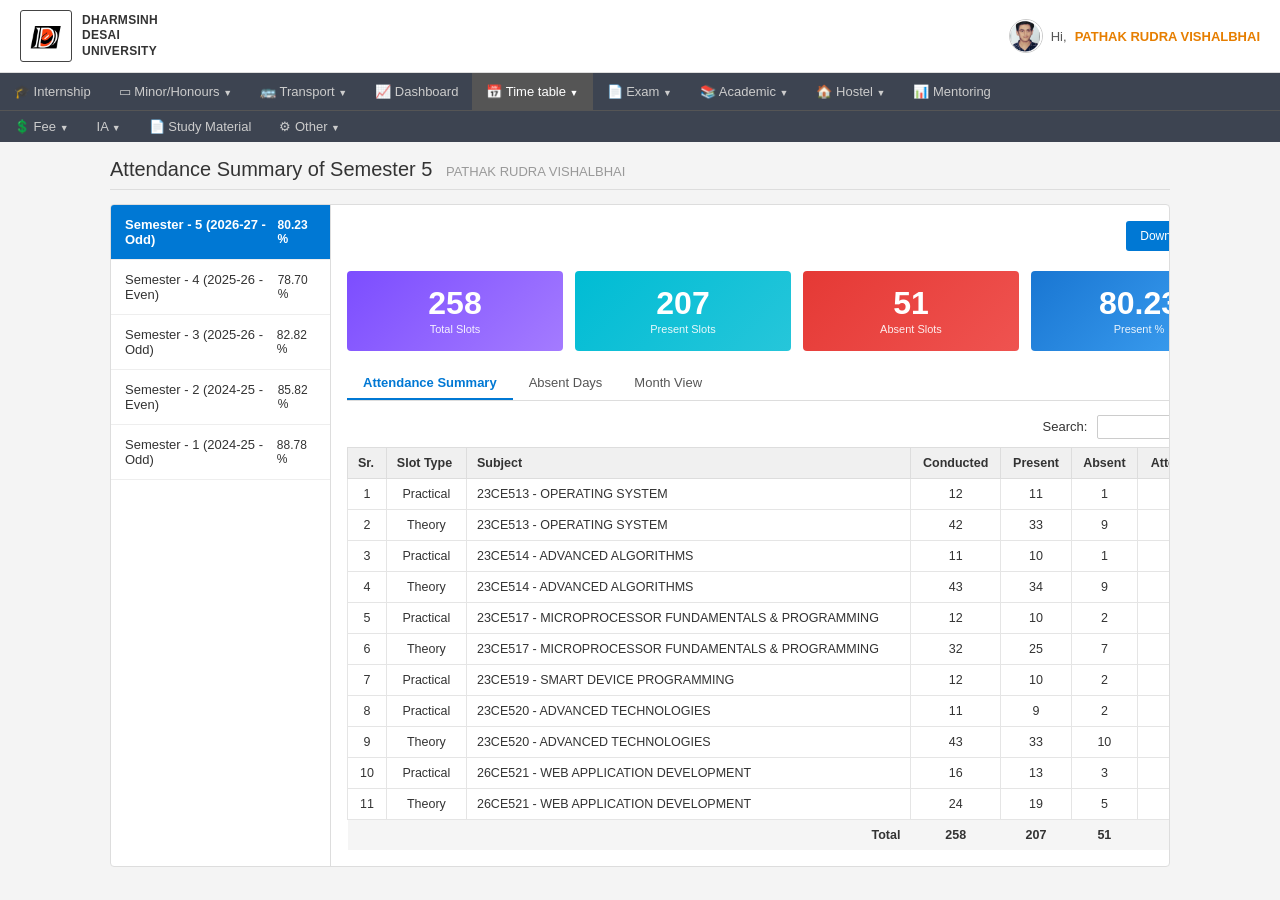
<file: timetable.html>
<!DOCTYPE html>
<html lang="en">
<head>
  <meta charset="UTF-8" />
  <meta name="viewport" content="width=device-width, initial-scale=1.0" />
  <title>DDU | Student Attendance</title>
  <link rel="stylesheet" href="style.css" />
</head>
<body class="portal-body">
  <div id="nav-container"></div>

  <main class="portal-main">
    <div class="page-title-bar">
      <h1 class="page-title">Attendance Summary of Semester 5 <span class="page-title-sub">PATHAK RUDRA VISHALBHAI</span></h1>
    </div>

    <div class="generic-card">
      <div class="attendance-layout">
        <!-- Left Sidebar: Semester list -->
        <div class="sem-sidebar">
          <div class="sem-sidebar-item active" onclick="selectSem(this,'sem5-att')">
            <span>Semester - 5 (2026-27 - Odd)</span>
            <span class="sem-sidebar-pct">80.23 %</span>
          </div>
          <div class="sem-sidebar-item" onclick="selectSem(this,'sem4-att')">
            <span>Semester - 4 (2025-26 - Even)</span>
            <span class="sem-sidebar-pct">78.70 %</span>
          </div>
          <div class="sem-sidebar-item" onclick="selectSem(this,'sem3-att')">
            <span>Semester - 3 (2025-26 - Odd)</span>
            <span class="sem-sidebar-pct">82.82 %</span>
          </div>
          <div class="sem-sidebar-item" onclick="selectSem(this,'sem2-att')">
            <span>Semester - 2 (2024-25 - Even)</span>
            <span class="sem-sidebar-pct">85.82 %</span>
          </div>
          <div class="sem-sidebar-item" onclick="selectSem(this,'sem1-att')">
            <span>Semester - 1 (2024-25 - Odd)</span>
            <span class="sem-sidebar-pct">88.78 %</span>
          </div>
        </div>

        <!-- Right Panel: Attendance Data -->
        <div class="attendance-right">

          <!-- Sem 5 -->
          <div id="sem5-att" class="sem-att-panel">
            <div style="overflow:hidden; margin-bottom:10px;">
              <button class="att-download-btn" id="download-report-btn">Download Report</button>
            </div>
            <!-- Stats Cards -->
            <div class="att-stats-row">
              <div class="att-stat-card purple">
                <div class="att-stat-num">258</div>
                <div class="att-stat-label">Total Slots</div>
              </div>
              <div class="att-stat-card teal">
                <div class="att-stat-num">207</div>
                <div class="att-stat-label">Present Slots</div>
              </div>
              <div class="att-stat-card red">
                <div class="att-stat-num">51</div>
                <div class="att-stat-label">Absent Slots</div>
              </div>
              <div class="att-stat-card blue">
                <div class="att-stat-num">80.23</div>
                <div class="att-stat-label">Present %</div>
              </div>
            </div>

            <!-- Tabs -->
            <div class="att-tabs">
              <button class="att-tab active" onclick="switchAttTab(this,'att-summary')">Attendance Summary</button>
              <button class="att-tab" onclick="switchAttTab(this,'att-absent')">Absent Days</button>
              <button class="att-tab" onclick="switchAttTab(this,'att-month')">Month View</button>
            </div>

            <div id="att-summary" class="att-tab-panel active">
              <div class="att-search-row">
                Search: <input type="text" id="att-search" placeholder="" oninput="filterAttTable(this.value)" />
              </div>
              <table class="marks-table" id="att-table">
                <thead>
                  <tr>
                    <th style="text-align:left; padding:8px 10px;">Sr.</th>
                    <th style="text-align:left; padding:8px 10px;">Slot Type</th>
                    <th style="text-align:left; padding:8px 10px; min-width:300px;">Subject</th>
                    <th style="padding:8px 10px;">Conducted</th>
                    <th style="padding:8px 10px;">Present</th>
                    <th style="padding:8px 10px;">Absent</th>
                    <th style="padding:8px 10px;">Attendance %</th>
                  </tr>
                </thead>
                <tbody id="att-tbody">
                  <tr><td>1</td><td>Practical</td><td style="text-align:left;">23CE513 - OPERATING SYSTEM</td><td>12</td><td>11</td><td>1</td><td class="att-pct-green">91.67 %</td></tr>
                  <tr><td>2</td><td>Theory</td><td style="text-align:left;">23CE513 - OPERATING SYSTEM</td><td>42</td><td>33</td><td>9</td><td class="att-pct-green">78.57 %</td></tr>
                  <tr><td>3</td><td>Practical</td><td style="text-align:left;">23CE514 - ADVANCED ALGORITHMS</td><td>11</td><td>10</td><td>1</td><td class="att-pct-green">90.91 %</td></tr>
                  <tr><td>4</td><td>Theory</td><td style="text-align:left;">23CE514 - ADVANCED ALGORITHMS</td><td>43</td><td>34</td><td>9</td><td class="att-pct-green">79.07 %</td></tr>
                  <tr><td>5</td><td>Practical</td><td style="text-align:left;">23CE517 - MICROPROCESSOR FUNDAMENTALS &amp; PROGRAMMING</td><td>12</td><td>10</td><td>2</td><td class="att-pct-green">83.33 %</td></tr>
                  <tr><td>6</td><td>Theory</td><td style="text-align:left;">23CE517 - MICROPROCESSOR FUNDAMENTALS &amp; PROGRAMMING</td><td>32</td><td>25</td><td>7</td><td class="att-pct-green">78.13 %</td></tr>
                  <tr><td>7</td><td>Practical</td><td style="text-align:left;">23CE519 - SMART DEVICE PROGRAMMING</td><td>12</td><td>10</td><td>2</td><td class="att-pct-green">83.33 %</td></tr>
                  <tr><td>8</td><td>Practical</td><td style="text-align:left;">23CE520 - ADVANCED TECHNOLOGIES</td><td>11</td><td>9</td><td>2</td><td class="att-pct-green">81.82 %</td></tr>
                  <tr><td>9</td><td>Theory</td><td style="text-align:left;">23CE520 - ADVANCED TECHNOLOGIES</td><td>43</td><td>33</td><td>10</td><td class="att-pct-green">76.74 %</td></tr>
                  <tr><td>10</td><td>Practical</td><td style="text-align:left;">26CE521 - WEB APPLICATION DEVELOPMENT</td><td>16</td><td>13</td><td>3</td><td class="att-pct-green">81.25 %</td></tr>
                  <tr><td>11</td><td>Theory</td><td style="text-align:left;">26CE521 - WEB APPLICATION DEVELOPMENT</td><td>24</td><td>19</td><td>5</td><td class="att-pct-green">79.17 %</td></tr>
                </tbody>
                <tfoot>
                  <tr style="font-weight:bold; background:#f5f5f5;">
                    <td colspan="3" style="text-align:right; padding:8px 10px;">Total</td>
                    <td style="text-align:center;">258</td>
                    <td style="text-align:center;">207</td>
                    <td style="text-align:center;">51</td>
                    <td class="att-pct-green" style="text-align:center;">80.23 %</td>
                  </tr>
                </tfoot>
              </table>
            </div>

            <div id="att-absent" class="att-tab-panel" style="display:none;">
              <div class="no-notif" style="margin:10px 0;"><span class="info-circle">&#9432;</span> No absent days data to display.</div>
            </div>
            <div id="att-month" class="att-tab-panel" style="display:none;">
              <div class="no-notif" style="margin:10px 0;"><span class="info-circle">&#9432;</span> Month view not available.</div>
            </div>
          </div>

          <!-- Other semesters placeholder -->
          <div id="sem4-att" class="sem-att-panel" style="display:none;">
            <div class="no-notif"><span class="info-circle">&#9432;</span> Attendance data for Semester 4 not available.</div>
          </div>
          <div id="sem3-att" class="sem-att-panel" style="display:none;">
            <div class="no-notif"><span class="info-circle">&#9432;</span> Attendance data for Semester 3 not available.</div>
          </div>
          <div id="sem2-att" class="sem-att-panel" style="display:none;">
            <div class="no-notif"><span class="info-circle">&#9432;</span> Attendance data for Semester 2 not available.</div>
          </div>
          <div id="sem1-att" class="sem-att-panel" style="display:none;">
            <div class="no-notif"><span class="info-circle">&#9432;</span> Attendance data for Semester 1 not available.</div>
          </div>

        </div><!-- /attendance-right -->
      </div><!-- /attendance-layout -->
    </div>
  </main>

  <script src="nav.js"></script>
  <script>
    initNav('timetable');

    function selectSem(el, panelId) {
      document.querySelectorAll('.sem-sidebar-item').forEach(i => i.classList.remove('active'));
      el.classList.add('active');
      document.querySelectorAll('.sem-att-panel').forEach(p => p.style.display = 'none');
      document.getElementById(panelId).style.display = 'block';
    }

    function switchAttTab(btn, tabId) {
      document.querySelectorAll('.att-tab').forEach(t => t.classList.remove('active'));
      document.querySelectorAll('.att-tab-panel').forEach(p => p.style.display = 'none');
      btn.classList.add('active');
      document.getElementById(tabId).style.display = 'block';
    }

    function filterAttTable(query) {
      const rows = document.querySelectorAll('#att-tbody tr');
      rows.forEach(row => {
        row.style.display = row.textContent.toLowerCase().includes(query.toLowerCase()) ? '' : 'none';
      });
    }
  </script>
</body>
</html>
</file>
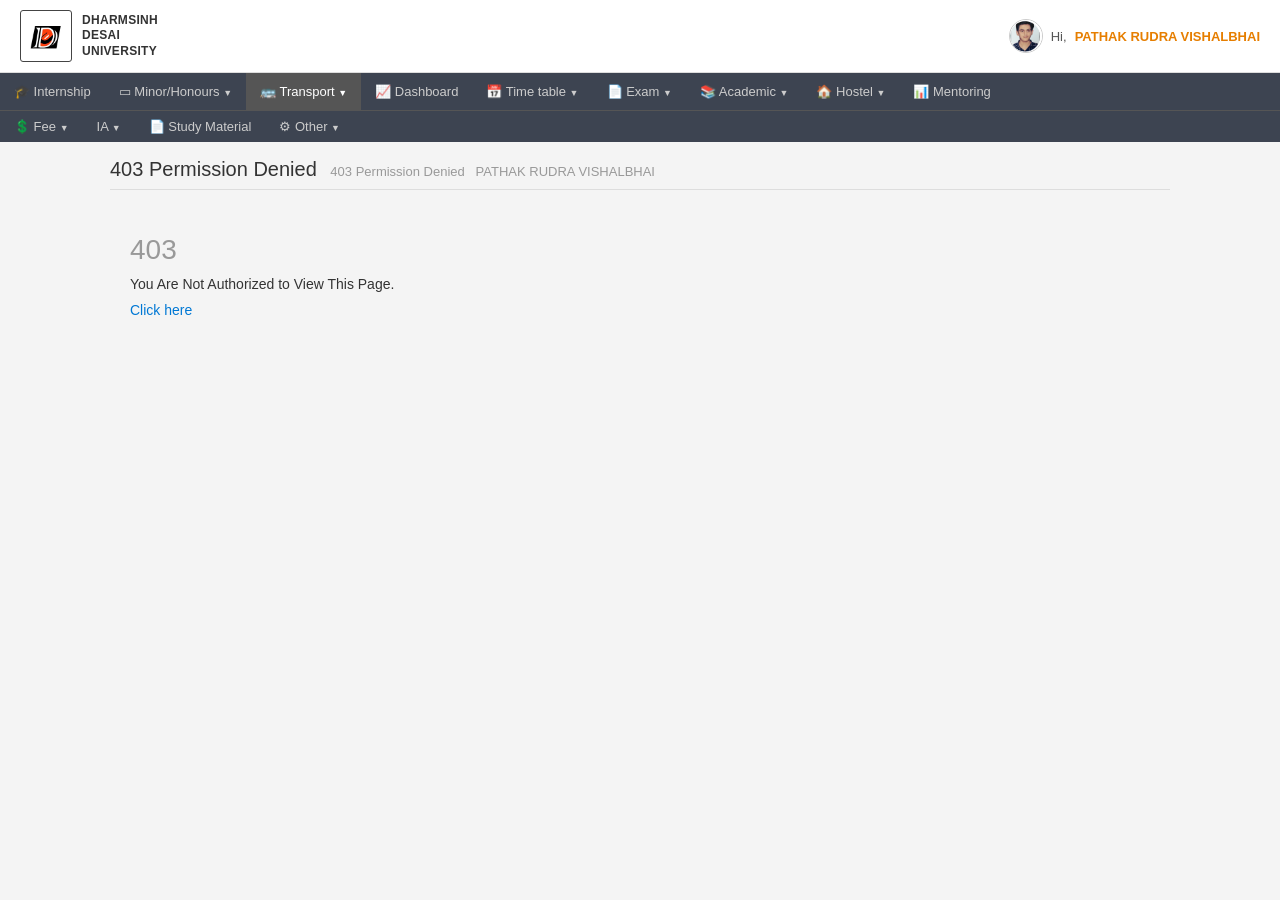
<file: transport.html>
<!DOCTYPE html>
<html lang="en">
<head>
  <meta charset="UTF-8" />
  <meta name="viewport" content="width=device-width, initial-scale=1.0" />
  <title>DDU | 403 Permission Denied</title>
  <link rel="stylesheet" href="style.css" />
</head>
<body class="portal-body">
  <div id="nav-container"></div>

  <main class="portal-main">
    <div class="page-title-bar">
      <h1 class="page-title">403 Permission Denied
        <span class="page-title-sub">403 Permission Denied &nbsp; PATHAK RUDRA VISHALBHAI</span>
      </h1>
    </div>

    <div class="error-403-wrap">
      <div class="error-403-code">403</div>
      <p style="margin-bottom:10px;">You Are Not Authorized to View This Page.</p>
      <a href="dashboard.html" class="error-403-link">Click here</a>
    </div>
  </main>

  <script src="nav.js"></script>
  <script>initNav('transport');</script>
</body>
</html>
</file>
<file: style.css>
/* =========================================
   DDU Portal - style.css
   Exact replica of ddu.gnums.in UI
   ========================================= */

/* Nav Dropdown (shared nav.js) */
.nav-dropdown {
  display: none;
  position: absolute;
  top: 100%;
  left: 0;
  background: #fff;
  border: 1px solid #ccc;
  min-width: 210px;
  z-index: 9999;
  box-shadow: 0 4px 10px rgba(0,0,0,0.15);
}
.nav-dd-item {
  display: block;
  padding: 9px 14px;
  color: #333;
  font-size: 13px;
  text-decoration: none;
  border-bottom: 1px solid #eee;
  transition: background 0.15s;
}
.nav-dd-item:last-child { border-bottom: none; }
.nav-dd-item:hover { background: #f0f0f0; color: #0078d4; }

/* Generic page containers */
.generic-card {
  background: #fff;
  border: 1px solid #ddd;
  border-radius: 4px;
  overflow: hidden;
  margin-top: 0;
}
.generic-card-header {
  padding: 14px 20px;
  font-size: 14px;
  font-weight: bold;
  color: #1abc9c;
  border-bottom: 1px solid #ddd;
}
.no-record-box {
  background: #fdf2f2;
  border: 1px solid #f5c6cb;
  border-radius: 3px;
  color: #c00;
  padding: 10px 14px;
  font-size: 13px;
  margin: 14px 16px;
}
.no-record-icon { color: #e74c3c; margin-right: 5px; }
.note-box {
  border-left: 4px solid #0078d4;
  padding: 12px 16px;
  background: #f0f6ff;
  border-radius: 2px;
  margin: 14px 16px 0 16px;
  font-size: 13px;
  color: #0078d4;
}
.note-box strong { display: block; margin-bottom: 4px; }
.error-403-wrap {
  padding: 30px 20px;
  font-size: 14px;
  color: #333;
}
.error-403-code { font-size: 28px; color: #999; margin-bottom: 10px; }
.error-403-link { color: #0078d4; }

/* Attendance page */
.attendance-layout {
  display: grid;
  grid-template-columns: 220px 1fr;
  gap: 0;
  min-height: 400px;
}
.sem-sidebar {
  border-right: 1px solid #ddd;
}
.sem-sidebar-item {
  display: flex;
  justify-content: space-between;
  align-items: center;
  padding: 12px 14px;
  font-size: 13px;
  color: #333;
  border-bottom: 1px solid #eee;
  cursor: pointer;
  transition: background 0.15s;
}
.sem-sidebar-item:hover { background: #f5f5f5; }
.sem-sidebar-item.active { background: #0078d4; color: #fff; font-weight: bold; }
.sem-sidebar-pct { font-size: 12px; }
.attendance-right { padding: 16px; }
.att-stats-row {
  display: grid;
  grid-template-columns: repeat(4, 1fr);
  gap: 12px;
  margin-bottom: 16px;
}
.att-stat-card {
  border-radius: 4px;
  padding: 16px;
  color: #fff;
  text-align: center;
}
.att-stat-card.purple { background: linear-gradient(135deg,#7c4dff,#a47bff); }
.att-stat-card.teal   { background: linear-gradient(135deg,#00bcd4,#26c6da); }
.att-stat-card.red    { background: linear-gradient(135deg,#e53935,#ef5350); }
.att-stat-card.blue   { background: linear-gradient(135deg,#1976d2,#42a5f5); }
.att-stat-num { font-size: 32px; font-weight: bold; line-height: 1; }
.att-stat-label { font-size: 11px; margin-top: 4px; opacity: 0.9; }
.att-tabs { display: flex; border-bottom: 1px solid #ddd; margin-bottom: 14px; gap: 0; }
.att-tab {
  padding: 8px 16px; border: none; background: none;
  font-size: 13px; color: #555; cursor: pointer;
  border-bottom: 2px solid transparent; transition: all 0.15s;
}
.att-tab.active { color: #0078d4; border-bottom-color: #0078d4; font-weight: bold; }
.att-download-btn {
  background: #0078d4; color: #fff; border: none;
  padding: 8px 14px; border-radius: 3px; font-size: 12px;
  cursor: pointer; float: right; margin-bottom: 10px;
}
.att-search-row { text-align: right; margin-bottom: 8px; font-size: 13px; }
.att-search-row input {
  border: 1px solid #ccc; border-radius: 2px; padding: 4px 8px;
  font-size: 12px; margin-left: 6px; width: 150px;
}
.att-pct-green { color: #1abc9c; font-weight: bold; }

/* Exam / Admit Card */
.search-card { padding: 20px; }
.search-card-title {
  color: #1abc9c; font-size: 13px; font-weight: bold;
  margin-bottom: 14px; display: flex; align-items: center; gap: 6px;
}
.search-card select {
  border: 1px solid #ccc; border-radius: 3px;
  padding: 6px 10px; font-size: 13px; width: 260px;
}
.search-card label { font-size: 13px; color: #e00; margin-right: 6px; }

/* Tab inner */
.inner-tabs { display: flex; border-bottom: 1px solid #ddd; padding: 0 16px; }
.inner-tab {
  padding: 10px 14px; border: none; background: none;
  font-size: 13px; color: #555; cursor: pointer;
  border-bottom: 2px solid transparent; transition: all 0.15s; margin-bottom: -1px;
}
.inner-tab.active { color: #e74c3c; border-bottom-color: #e74c3c; font-weight: bold; }
.inner-tab-content { display: none; padding: 16px; }
.inner-tab-content.active { display: block; }

/* Generic placeholder */
.generic-placeholder {
  padding: 30px 20px; text-align: center; color: #999; font-size: 14px;
}
.generic-placeholder .big-icon { font-size: 48px; display: block; margin-bottom: 10px; }

/* Fee page */
.fee-table { width: 100%; border-collapse: collapse; font-size: 13px; }
.fee-table th {
  background: #f0f0f0; border: 1px solid #ddd;
  padding: 9px 12px; text-align: left; font-weight: bold; color: #333;
}
.fee-table td { border: 1px solid #eee; padding: 9px 12px; color: #444; }
.fee-table tr:hover td { background: #fafafa; }
.fee-status-paid { color: #1abc9c; font-weight: bold; }
.fee-status-pending { color: #e74c3c; font-weight: bold; }

/* Study Material */
.material-row { display: flex; flex-direction: column; gap: 1px; }
.material-item {
  display: flex; align-items: center; justify-content: space-between;
  padding: 10px 16px; border-bottom: 1px solid #eee; font-size: 13px;
}
.material-item:hover { background: #fafafa; }
.material-name { color: #0078d4; }
.material-badge {
  background: #e8f4ff; color: #0078d4;
  border-radius: 3px; padding: 2px 8px; font-size: 11px;
}
.material-dl { color: #1abc9c; text-decoration: none; font-size: 12px; font-weight: bold; }

/* Mentoring */
.mentor-info-grid {
  display: grid; grid-template-columns: 1fr 1fr; gap: 16px; padding: 16px;
}
.mentor-box {
  background: #f9f9f9; border: 1px solid #eee;
  border-radius: 4px; padding: 14px; font-size: 13px;
}
.mentor-box h4 { color: #0078d4; font-size: 13px; margin-bottom: 8px; border-bottom: 1px solid #ddd; padding-bottom: 6px; }
.mentor-row { display: flex; justify-content: space-between; padding: 4px 0; }
.mentor-label { color: #888; }
.mentor-val { font-weight: bold; color: #333; }

*, *::before, *::after {
  box-sizing: border-box;
  margin: 0;
  padding: 0;
}

body {
  font-family: Arial, sans-serif;
  font-size: 13px;
  color: #333;
  background: #f4f4f4;
}

a {
  text-decoration: none;
  color: inherit;
}

/* =========================================
   LOGIN PAGE
   ========================================= */

.login-body {
  background: #fff;
  min-height: 100vh;
  display: flex;
  align-items: stretch;
}

.login-wrapper {
  display: flex;
  width: 100%;
  min-height: 100vh;
}

/* Left photo panel */
.login-photo {
  flex: 1;
  overflow: hidden;
  max-width: 63%;
}

.login-photo img {
  width: 100%;
  height: 100%;
  object-fit: cover;
  object-position: center;
  display: block;
}

/* Right login form panel */
.login-panel {
  width: 37%;
  min-width: 340px;
  padding: 30px 36px 20px 36px;
  background: #fff;
  display: flex;
  flex-direction: column;
  gap: 12px;
  justify-content: center;
  border-left: 1px solid #e8e8e8;
}

/* Logo row */
.login-logo-row {
  display: flex;
  align-items: center;
  gap: 10px;
  margin-bottom: 8px;
}

.logo-img {
  width: 60px;
  height: 60px;
  object-fit: contain;
  border: 2px solid #444;
  border-radius: 4px;
}

.login-university-name {
  display: flex;
  flex-direction: column;
  line-height: 1.25;
  font-size: 14px;
  font-weight: bold;
  color: #222;
  letter-spacing: 0.5px;
}

/* Form groups */
.form-group {
  display: flex;
  flex-direction: column;
  gap: 4px;
}

.required-label {
  font-size: 13px;
  color: #333;
  font-weight: normal;
}

.required-label::before {
  content: '*';
  color: #e00;
  margin-right: 2px;
}

.radio-group {
  display: flex;
  gap: 16px;
  align-items: center;
  margin-top: 2px;
}

.radio-label {
  display: flex;
  align-items: center;
  gap: 5px;
  font-size: 13px;
  cursor: pointer;
  color: #444;
}

.radio-label input[type="radio"] {
  accent-color: #0078d4;
  cursor: pointer;
}

.form-input {
  width: 100%;
  padding: 7px 10px;
  border: 1px solid #ccc;
  border-radius: 3px;
  font-size: 13px;
  color: #333;
  outline: none;
  transition: border-color 0.2s;
}

.form-input:focus {
  border-color: #0078d4;
}

.info-icon {
  font-size: 13px;
  color: #e67e00;
  cursor: pointer;
  margin-left: 3px;
}

.show-password-row {
  display: flex;
  align-items: center;
  gap: 6px;
  margin-top: 4px;
}

.show-password-label {
  font-size: 12px;
  color: #555;
  cursor: pointer;
}

/* Login error */
.login-error {
  background: #fff3f3;
  border: 1px solid #f5c6cb;
  color: #c00;
  padding: 7px 10px;
  border-radius: 3px;
  font-size: 12px;
}

/* Buttons */
.btn-row {
  display: flex;
  gap: 8px;
  margin-top: 4px;
}

.btn-login {
  background: #1abc9c;
  color: #fff;
  border: none;
  padding: 8px 20px;
  border-radius: 3px;
  font-size: 13px;
  cursor: pointer;
  font-weight: bold;
  transition: background 0.2s;
}

.btn-login:hover {
  background: #17a589;
}

.btn-forgot {
  background: #e74c3c;
  color: #fff;
  border: none;
  padding: 8px 16px;
  border-radius: 3px;
  font-size: 13px;
  cursor: pointer;
  font-weight: bold;
  transition: background 0.2s;
}

.btn-forgot:hover {
  background: #c0392b;
}

/* Chrome notice */
.chrome-notice {
  font-size: 11.5px;
  color: #666;
  text-align: center;
  margin-top: 2px;
}

/* Maintenance box */
.maintenance-box {
  background: #fdf2f2;
  border: 1px solid #f5c6cb;
  color: #e74c3c;
  padding: 10px 14px;
  border-radius: 3px;
  font-size: 12.5px;
  line-height: 1.5;
}

.warn-icon {
  color: #e67e00;
  margin-right: 5px;
}

/* Download section */
.download-section {
  text-align: center;
  margin-top: 4px;
}

.download-title {
  font-size: 13px;
  color: #333;
  margin-bottom: 8px;
}

.store-badges {
  display: flex;
  gap: 10px;
  justify-content: center;
}

.badge-link {
  text-decoration: none;
  display: block;
}

.store-badge {
  display: flex;
  align-items: center;
  gap: 8px;
  background: #111;
  color: #fff;
  border-radius: 6px;
  padding: 7px 12px;
  min-width: 130px;
  cursor: pointer;
  transition: background 0.2s;
}

.store-badge:hover {
  background: #333;
}

.badge-icon {
  font-size: 20px;
  color: #fff;
}

.apple-icon {
  font-size: 22px;
  font-family: -apple-system, BlinkMacSystemFont, 'Apple Color Emoji', sans-serif;
}

.badge-text {
  display: flex;
  flex-direction: column;
  line-height: 1.2;
}

.badge-sub {
  font-size: 9px;
  color: #ccc;
  text-transform: uppercase;
  letter-spacing: 0.5px;
}

.badge-main {
  font-size: 13px;
  font-weight: bold;
}

/* =========================================
   PORTAL PAGES (Dashboard, IA Marks)
   ========================================= */

.portal-body {
  background: #f4f4f4;
  min-height: 100vh;
}

/* Header */
.portal-header {
  background: #fff;
  border-bottom: 1px solid #ddd;
  padding: 10px 20px;
  display: flex;
  align-items: center;
  justify-content: space-between;
}

.header-logo-wrap {
  display: flex;
  align-items: center;
  gap: 10px;
}

.header-logo-img {
  width: 52px;
  height: 52px;
  object-fit: contain;
  border: 1.5px solid #444;
  border-radius: 3px;
}

.header-uni-name {
  display: flex;
  flex-direction: column;
  font-size: 12px;
  font-weight: bold;
  color: #333;
  line-height: 1.3;
  letter-spacing: 0.3px;
}

.header-right {
  display: flex;
  align-items: center;
  gap: 8px;
}

.header-student-photo {
  width: 34px;
  height: 34px;
  border-radius: 50%;
  object-fit: cover;
  border: 1.5px solid #ccc;
}

.header-hi {
  font-size: 13px;
  color: #555;
}

.header-student-name {
  font-size: 13px;
  font-weight: bold;
  color: #e67e00;
}

/* Main navigation */
.portal-nav {
  background: #3d4451;
}

.nav-list {
  display: flex;
  list-style: none;
  flex-wrap: wrap;
}

.nav-item {
  position: relative;
}

.nav-link {
  display: block;
  padding: 11px 14px;
  color: #ccc;
  font-size: 13px;
  text-decoration: none;
  transition: background 0.15s, color 0.15s;
  white-space: nowrap;
  cursor: pointer;
}

.nav-link:hover {
  background: #555;
  color: #fff;
}

.caret {
  font-size: 9px;
  vertical-align: middle;
}

/* Sub navigation */
.portal-subnav {
  background: #3d4451;
  border-top: 1px solid #555;
}

.portal-subnav .nav-link {
  padding: 8px 14px;
  font-size: 13px;
}

.nav-active-link {
  color: #fff !important;
  background: #555;
}

.muted-link {
  color: #999 !important;
}

/* IA Dropdown */
.ia-menu-parent {
  position: relative;
}

.ia-dropdown {
  position: absolute;
  top: 100%;
  left: 0;
  background: #fff;
  border: 1px solid #ccc;
  min-width: 200px;
  z-index: 999;
  box-shadow: 0 3px 8px rgba(0,0,0,0.15);
}

.ia-dropdown-item {
  display: block;
  padding: 9px 14px;
  color: #333;
  font-size: 13px;
  text-decoration: none;
  border-bottom: 1px solid #eee;
  transition: background 0.15s;
}

.ia-dropdown-item:last-child {
  border-bottom: none;
}

.ia-dropdown-item:hover {
  background: #f5f5f5;
}

.checkmark-icon {
  color: #1abc9c;
  margin-right: 4px;
  font-weight: bold;
}

/* Main content area */
.portal-main {
  padding: 0 20px 30px 20px;
  max-width: 1100px;
  margin: 0 auto;
}

/* Page title bar */
.page-title-bar {
  padding: 16px 0 8px 0;
  border-bottom: 1px solid #ddd;
  margin-bottom: 14px;
}

.page-title {
  font-size: 20px;
  font-weight: 400;
  color: #333;
}

.page-title-sub {
  font-size: 13px;
  color: #999;
  font-weight: normal;
  margin-left: 8px;
}

/* Profile notice */
.profile-notice {
  background: #eaf4ff;
  border: 1px solid #b8d9f7;
  color: #333;
  padding: 10px 14px;
  border-radius: 3px;
  font-size: 13px;
  margin-bottom: 16px;
}

.notice-icon {
  color: #0078d4;
  margin-right: 5px;
}

.notice-link {
  color: #e00;
  font-weight: bold;
  text-decoration: underline;
}

/* Dashboard grid */
.dashboard-grid {
  display: grid;
  grid-template-columns: 200px 1fr;
  gap: 20px;
  align-items: start;
}

/* Student card */
.student-card {
  background: #fff;
  border: 1px solid #ddd;
  border-radius: 4px;
  padding: 20px 14px;
  text-align: center;
}

.student-photo-wrap {
  margin-bottom: 14px;
}

.student-card-photo {
  width: 110px;
  height: 110px;
  border-radius: 50%;
  object-fit: cover;
  object-position: top;
  border: 3px solid #ddd;
}

.student-info {
  text-align: center;
}

.student-full-name {
  font-size: 13px;
  font-weight: bold;
  color: #0078d4;
  margin-bottom: 6px;
}

.status-badge {
  display: inline-block;
  background: #1abc9c;
  color: #fff;
  font-size: 11px;
  padding: 2px 10px;
  border-radius: 3px;
  margin-bottom: 10px;
}

.student-detail {
  font-size: 12px;
  color: #555;
  margin-bottom: 4px;
  line-height: 1.4;
}

.student-detail.bold {
  font-weight: bold;
  color: #333;
}

/* Notification panel */
.notification-panel {
  background: #fff;
  border: 1px solid #ddd;
  border-radius: 4px;
  overflow: hidden;
}

.notification-header {
  padding: 12px 16px;
  font-size: 14px;
  font-weight: bold;
  color: #e67e00;
  border-bottom: 1px solid #eee;
}

.notif-icon {
  margin-right: 5px;
}

.notif-tabs {
  display: flex;
  border-bottom: 1px solid #ddd;
  background: #fafafa;
}

.notif-tab {
  padding: 8px 16px;
  border: none;
  background: none;
  font-size: 13px;
  color: #555;
  cursor: pointer;
  border-bottom: 2px solid transparent;
  transition: all 0.15s;
}

.notif-tab.active {
  color: #0078d4;
  border-bottom: 2px solid #0078d4;
  font-weight: bold;
  background: #fff;
}

.notif-tab-content {
  display: none;
  padding: 14px 16px;
}

.notif-tab-content.active {
  display: block;
}

.no-notif {
  background: #e8f4ff;
  border: 1px solid #b8d9f7;
  border-radius: 3px;
  padding: 10px 14px;
  font-size: 13px;
  color: #444;
}

.info-circle {
  color: #0078d4;
  margin-right: 5px;
}

/* =========================================
   IA MARKS PAGE
   ========================================= */

.ia-card {
  background: #fff;
  border: 1px solid #ddd;
  border-radius: 4px;
  overflow: hidden;
  margin-top: 0;
}

.ia-card-header {
  padding: 14px 20px;
  font-size: 14px;
  font-weight: bold;
  color: #0078d4;
  border-bottom: 2px solid #0078d4;
}

/* Semester tabs */
.sem-tabs {
  display: flex;
  border-bottom: 1px solid #ddd;
  background: #fafafa;
  padding: 0 16px;
  gap: 0;
}

.sem-tab {
  padding: 10px 16px;
  border: none;
  background: none;
  font-size: 13px;
  color: #555;
  cursor: pointer;
  border-bottom: 2px solid transparent;
  margin-bottom: -1px;
  transition: all 0.15s;
}

.sem-tab.active {
  color: #0078d4;
  border-bottom: 2px solid #0078d4;
  font-weight: bold;
  background: #fff;
}

.sem-content {
  display: none;
}

.sem-content.active {
  display: block;
}

/* Marks table */
.marks-table-wrap {
  overflow-x: auto;
  padding: 0;
}

.marks-table {
  width: 100%;
  border-collapse: collapse;
  font-size: 12.5px;
  min-width: 900px;
}

.marks-table thead tr:first-child th {
  background: #f0f0f0;
  border: 1px solid #ddd;
  padding: 8px 10px;
  font-weight: bold;
  text-align: center;
  color: #333;
  vertical-align: middle;
}

.marks-table thead tr:nth-child(2) th {
  background: #f5f5f5;
  border: 1px solid #ddd;
  padding: 7px 8px;
  font-weight: bold;
  text-align: center;
  font-size: 12px;
  color: #444;
}

.marks-table tbody tr {
  border-bottom: 1px solid #eee;
}

.marks-table tbody tr:hover {
  background: #fafafa;
}

.marks-table tbody td {
  border: 1px solid #e5e5e5;
  padding: 8px 10px;
  vertical-align: middle;
  color: #333;
  text-align: center;
}

.th-sessional {
  background: #e8f0f8 !important;
  color: #333 !important;
  font-size: 12px;
}

.th-sr, .th-code, .th-course {
  background: #f0f0f0;
}

.th-mark {
  font-size: 11.5px !important;
  color: #444 !important;
}

.course-link {
  color: #0078d4;
  text-decoration: none;
  font-weight: bold;
}

.course-link:hover {
  text-decoration: underline;
}

.course-name {
  text-align: left !important;
}

.mark-cell {
  font-weight: bold;
  color: #333;
}

.dash {
  color: #999;
  font-weight: normal;
}

/* Highlight changed marks - same visual style, just updated values */
.mark-changed {
  color: #333;
  font-weight: bold;
}
</file>
